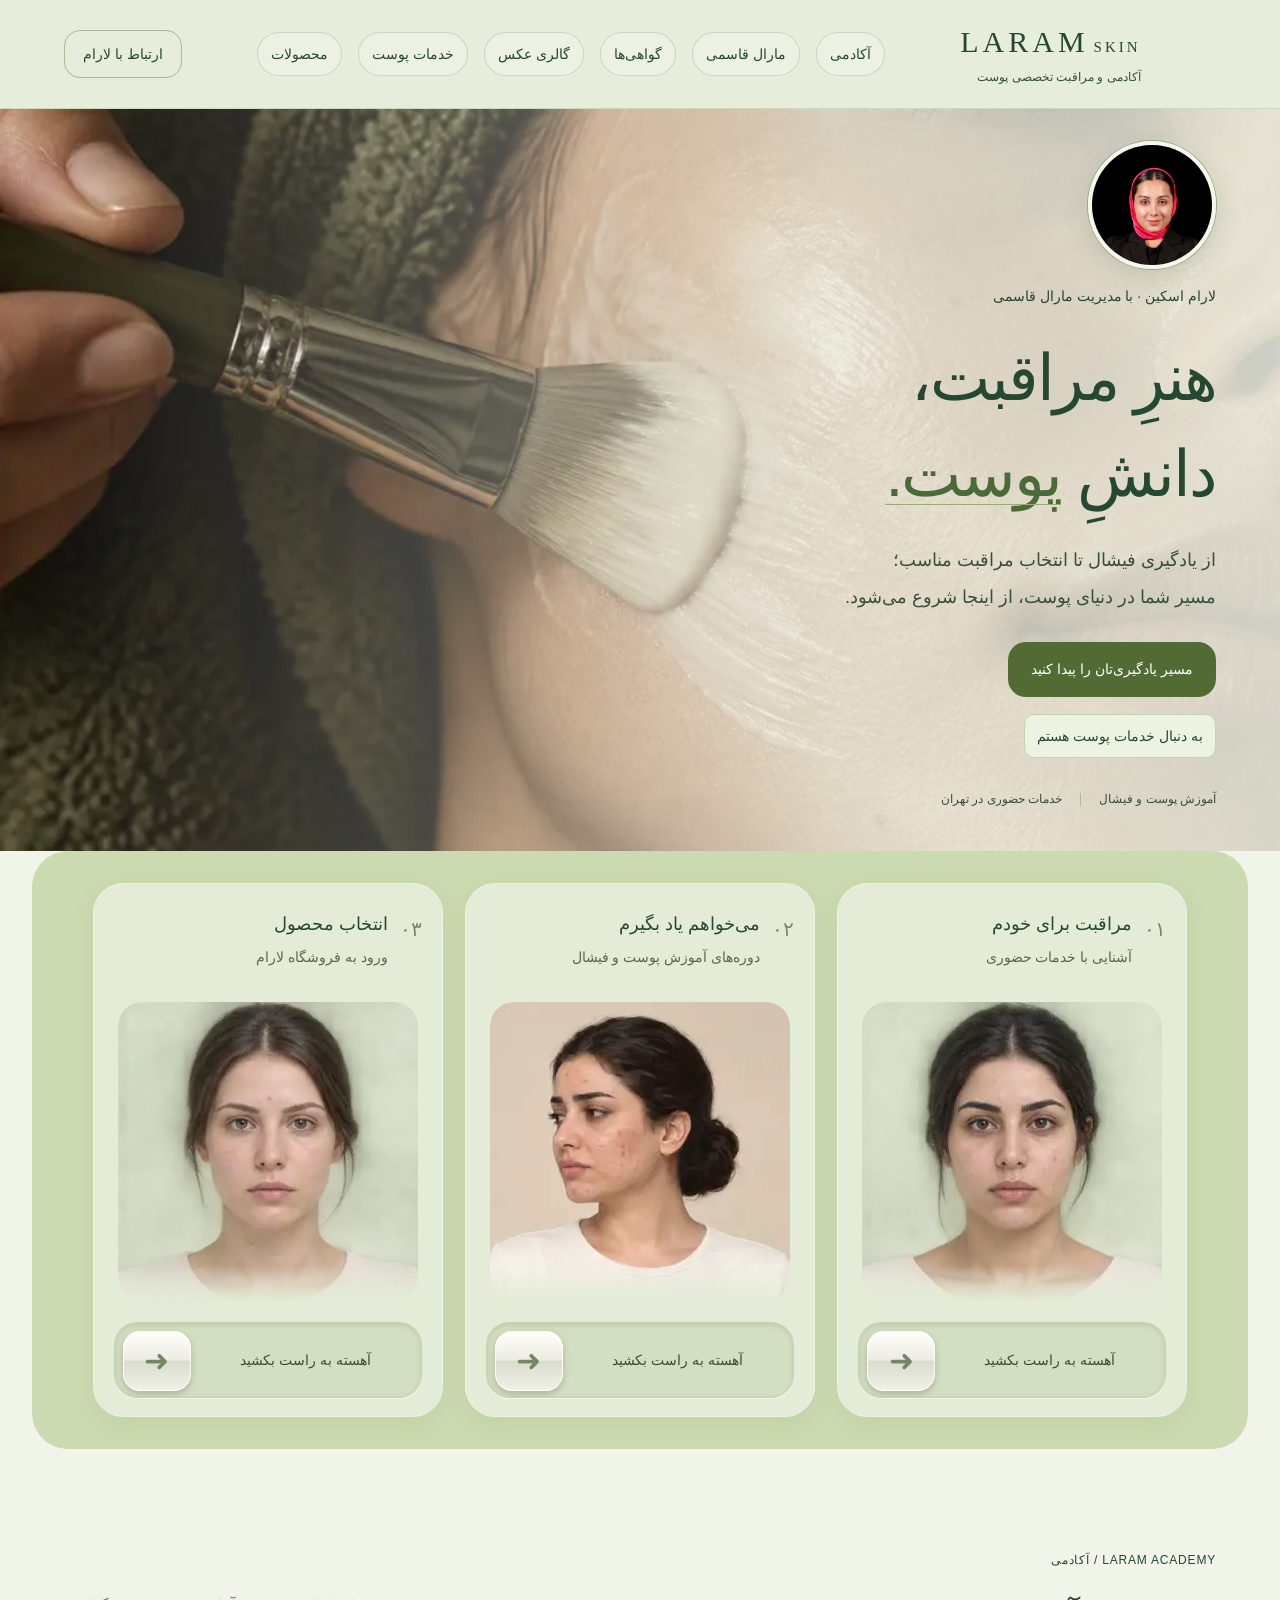
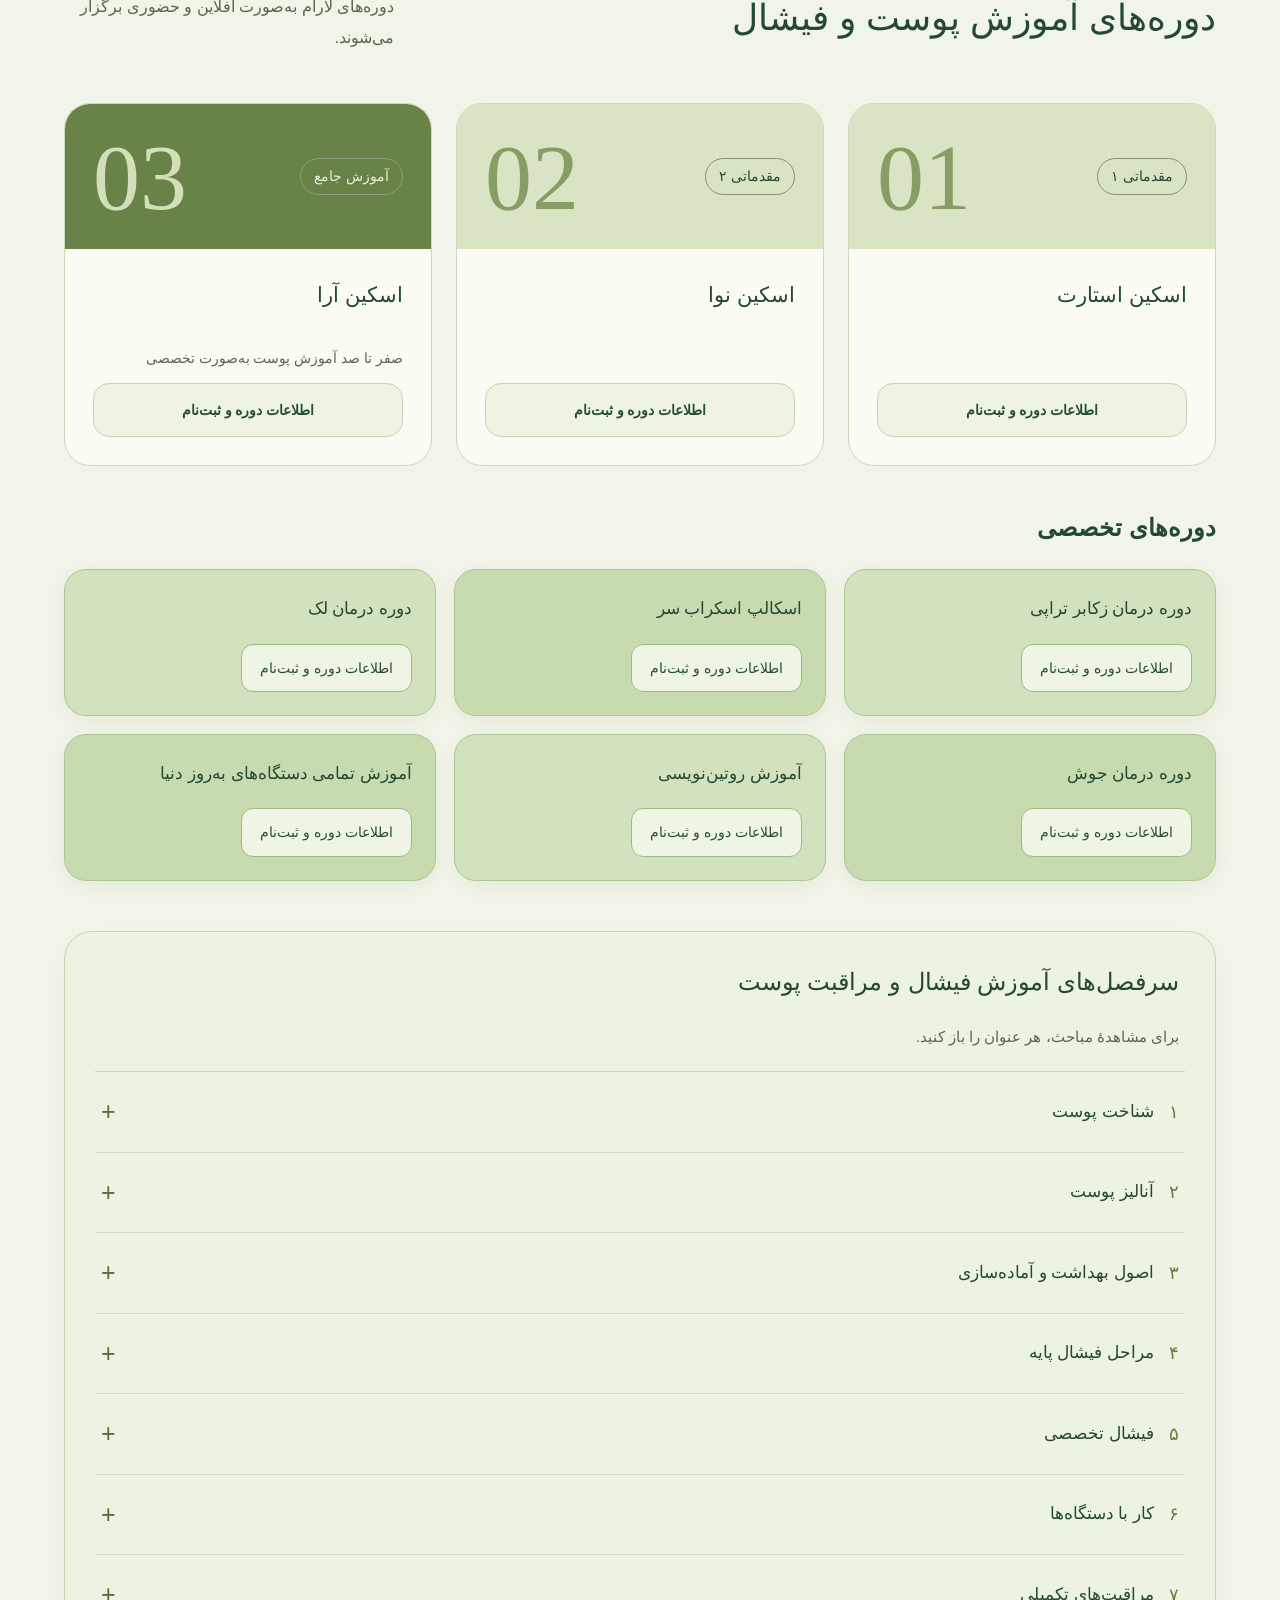
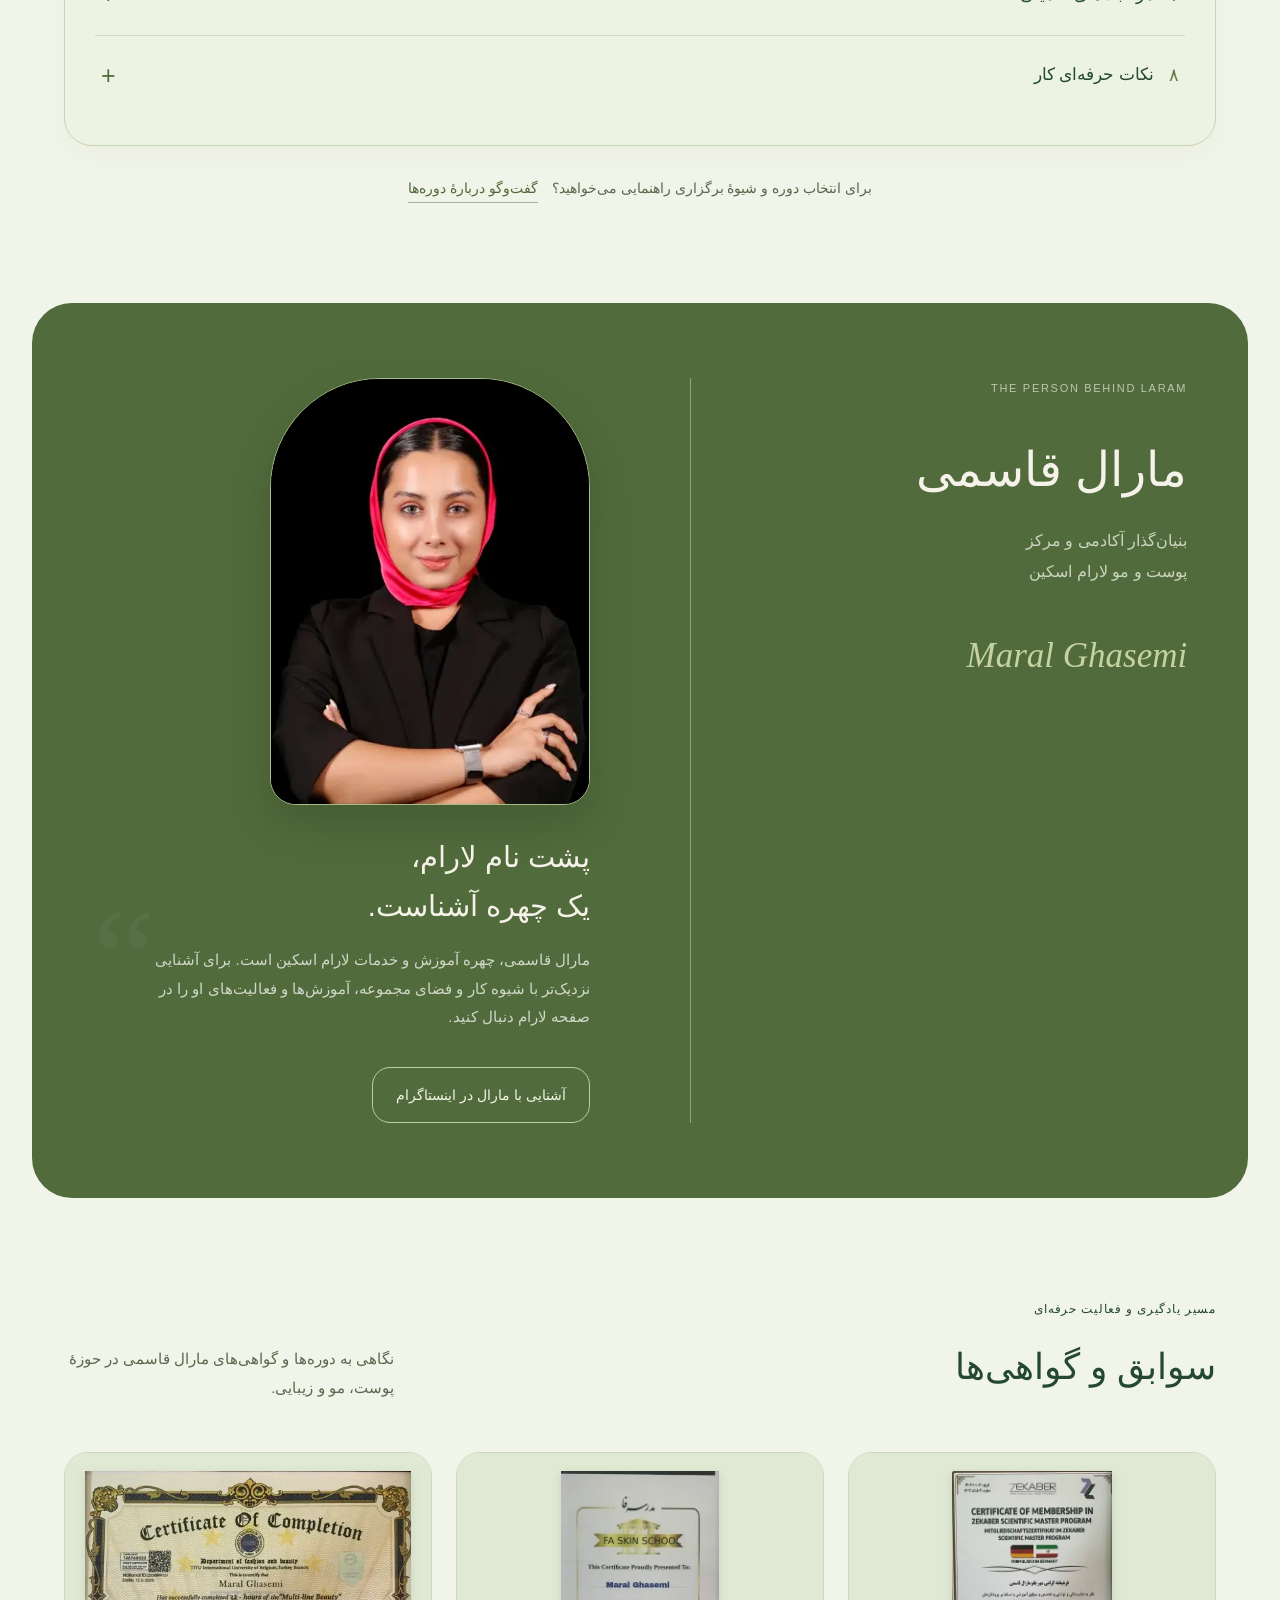
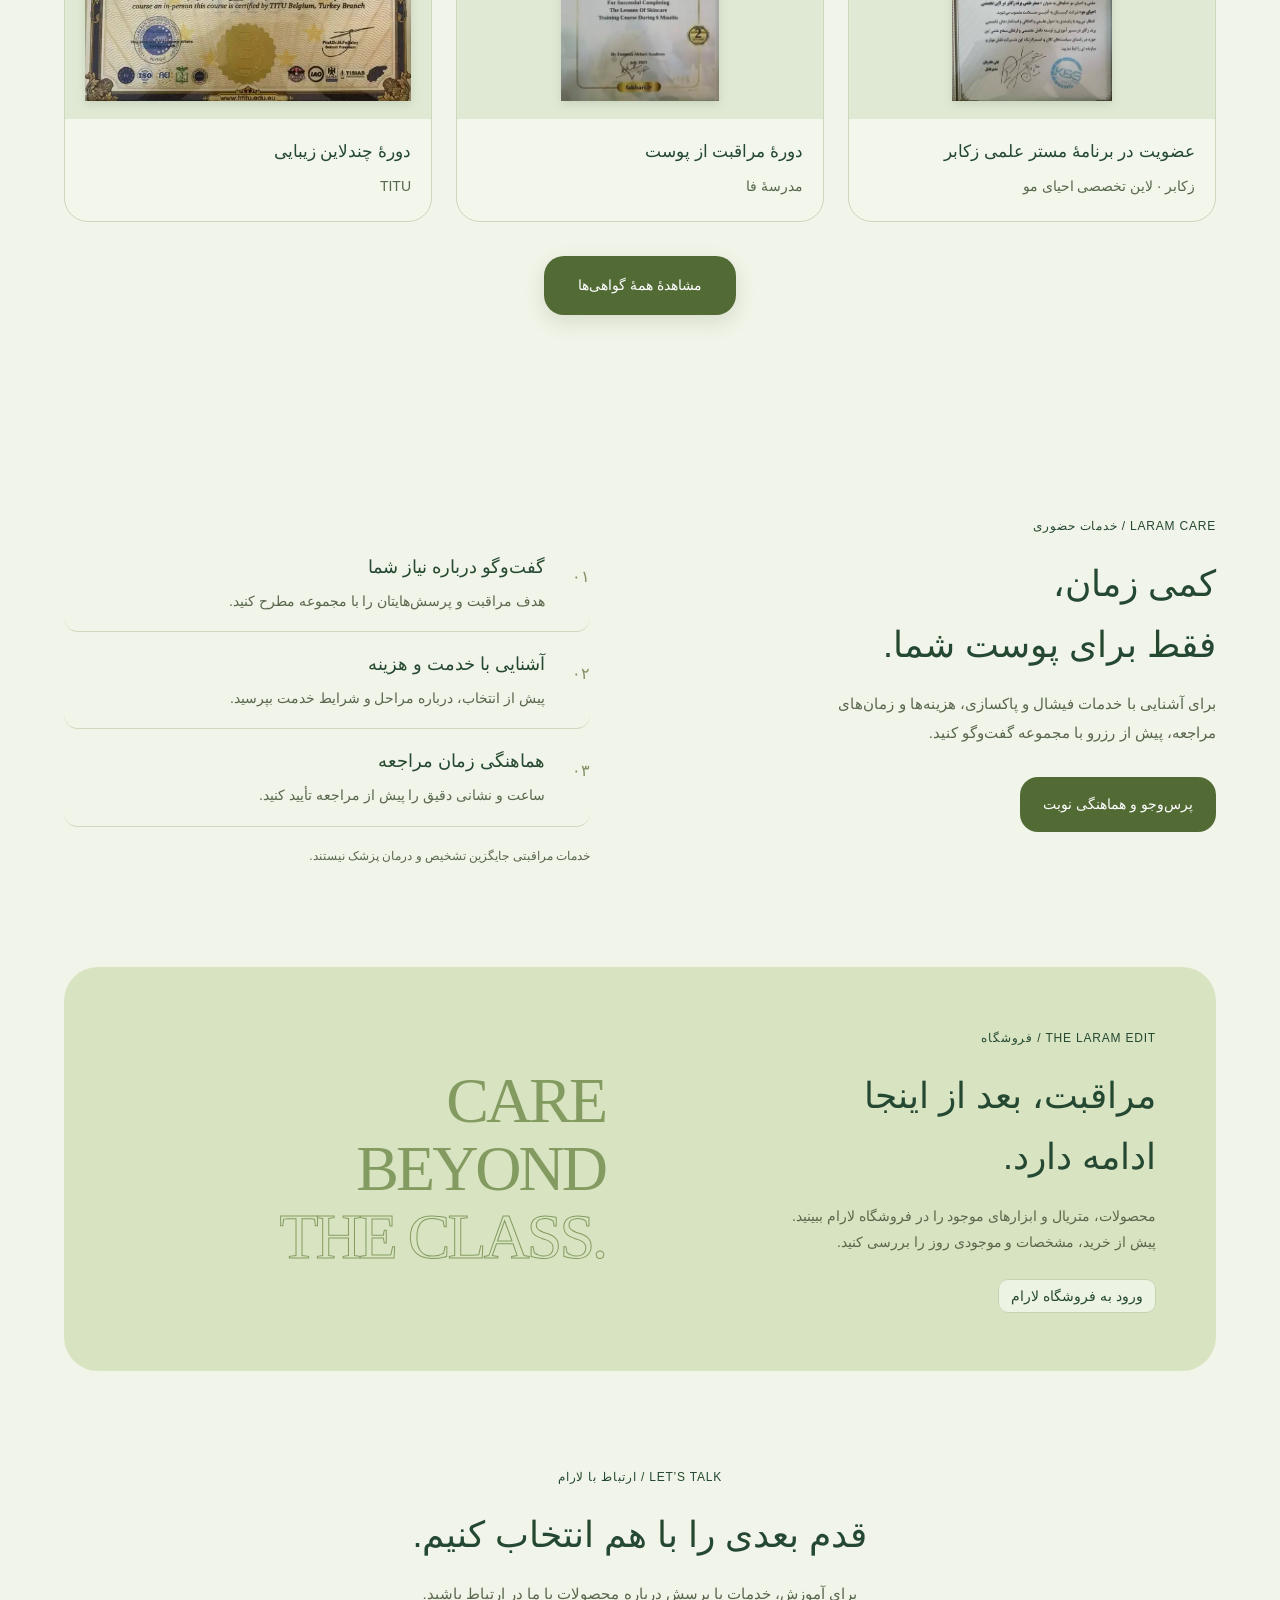
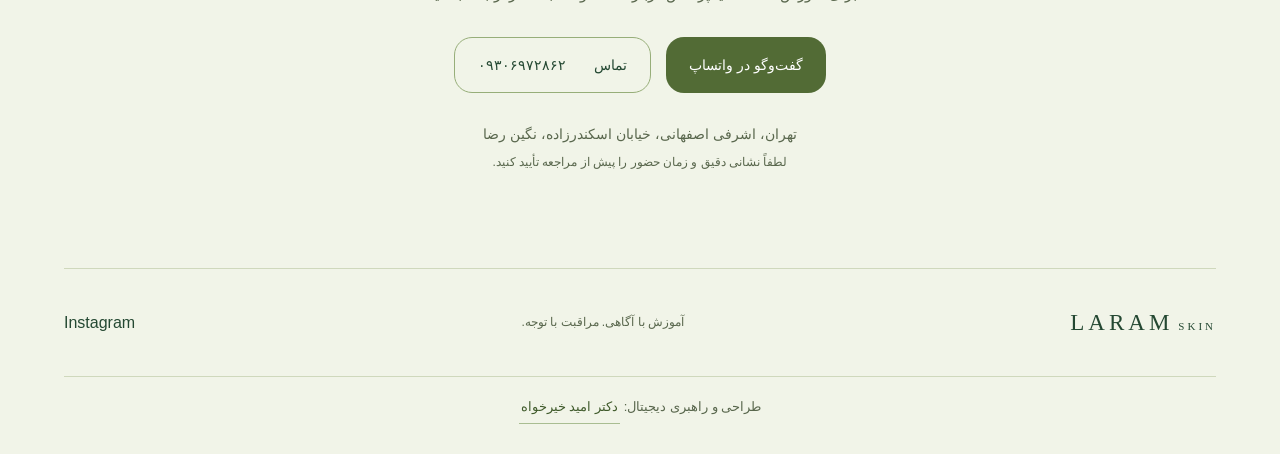
<file: index.html>
<!doctype html>
<html lang="fa" dir="rtl">
<head>
  <meta charset="utf-8">
  <meta name="viewport" content="width=device-width, initial-scale=1">
  <title>آموزش فیشال و خدمات پوست در تهران | لارام اسکین</title>
  <meta name="description" content="لارام اسکین با مدیریت مارال قاسمی؛ دوره‌های آموزش تخصصی فیشال و خدمات مراقبت، پاکسازی و رسیدگی به پوست در تهران. مشاهده نمونه‌کارها و هماهنگی نوبت.">
  <meta name="robots" content="index, follow, max-image-preview:large, max-snippet:-1, max-video-preview:-1">
  <link rel="canonical" href="https://laramskin.com/">
  <link rel="icon" href="/favicon.svg" type="image/svg+xml">
  <meta name="theme-color" content="#283e32">
  <meta property="og:type" content="website">
  <meta property="og:locale" content="fa_IR">
  <meta property="og:site_name" content="لارام اسکین">
  <meta property="og:title" content="آموزش فیشال و خدمات پوست در تهران | لارام اسکین">
  <meta property="og:description" content="آموزش تخصصی فیشال و خدمات مراقبت و پاکسازی پوست در تهران با مدیریت مارال قاسمی.">
  <meta property="og:url" content="https://laramskin.com/">
  <meta property="og:image" content="https://laramskin.com/assets/laram-skin-social-cover-v2.jpg">
  <meta property="og:image:secure_url" content="https://laramskin.com/assets/laram-skin-social-cover-v2.jpg">
  <meta property="og:image:type" content="image/jpeg">
  <meta property="og:image:width" content="1200">
  <meta property="og:image:height" content="630">
  <meta property="og:image:alt" content="لارام اسکین با مدیریت مارال قاسمی">
  <meta name="twitter:card" content="summary_large_image">
  <meta name="twitter:title" content="آموزش فیشال و خدمات پوست در تهران | لارام اسکین">
  <meta name="twitter:description" content="آموزش تخصصی فیشال و خدمات مراقبت و پاکسازی پوست در تهران با مدیریت مارال قاسمی.">
  <meta name="twitter:image" content="https://laramskin.com/assets/laram-skin-social-cover-v2.jpg">
  <script type="application/ld+json">
  {
    "@context": "https://schema.org",
    "@graph": [
      {
        "@type": ["HealthAndBeautyBusiness", "EducationalOrganization"],
        "@id": "https://laramskin.com/#business",
        "name": "لارام اسکین",
        "alternateName": "Laram Skin",
        "url": "https://laramskin.com/",
        "image": "https://laramskin.com/assets/laram-skin-social-cover-v2.jpg",
        "logo": "https://laramskin.com/favicon.svg",
        "telephone": "+98-930-697-2862",
        "sameAs": ["https://www.instagram.com/laramskin.ir/"],
        "founder": {"@id": "https://laramskin.com/#maral-ghasemi"},
        "address": {
          "@type": "PostalAddress",
          "streetAddress": "اشرفی اصفهانی، خیابان اسکندرزاده، نگین رضا",
          "addressLocality": "تهران",
          "addressRegion": "تهران",
          "addressCountry": "IR"
        },
        "areaServed": {"@type": "City", "name": "تهران"}
      },
      {
        "@type": "Person",
        "@id": "https://laramskin.com/#maral-ghasemi",
        "name": "مارال قاسمی",
        "image": "https://laramskin.com/assets/maral-avatar.webp",
        "jobTitle": "بنیان‌گذار و مدرس لارام اسکین",
        "worksFor": {"@id": "https://laramskin.com/#business"}
      },
      {
        "@type": "WebSite",
        "@id": "https://laramskin.com/#website",
        "url": "https://laramskin.com/",
        "name": "لارام اسکین",
        "alternateName": "Laram Skin",
        "inLanguage": "fa-IR",
        "publisher": {"@id": "https://laramskin.com/#business"}
      },
      {
        "@type": "WebPage",
        "@id": "https://laramskin.com/#webpage",
        "url": "https://laramskin.com/",
        "name": "آموزش فیشال و خدمات پوست در تهران | لارام اسکین",
        "isPartOf": {"@id": "https://laramskin.com/#website"},
        "about": {"@id": "https://laramskin.com/#business"},
        "primaryImageOfPage": {"@type": "ImageObject", "url": "https://laramskin.com/assets/laram-skin-social-cover-v2.jpg"},
        "inLanguage": "fa-IR"
      }
    ]
  }
  </script>
  <link rel="stylesheet" href="site-bundle.css?v=20260921b">
</head>
<body><div id="laram-circle-preview" dir="rtl">


<a class="skip" href="#main">رفتن به محتوای اصلی</a>
<header><div class="nav wrap"><span class="nav-maral" aria-hidden="true"><img src="assets/maral-avatar.webp" alt="" width="40" height="40"><span>مارال قاسمی</span></span><a href="#" class="brand" aria-label="لارام اسکین، خانه"><span class="wordmark" dir="ltr">LARAM<span>SKIN</span></span><small>آکادمی و مراقبت تخصصی پوست</small></a><nav aria-label="منوی اصلی"><a href="#academy">آکادمی</a><a href="#maral">مارال قاسمی</a><a href="credentials.html">گواهی‌ها</a><a href="gallery.html">گالری عکس</a><a href="#care">خدمات پوست</a><a href="shop.html">محصولات</a></nav><a class="nav-cta" href="#contact">ارتباط با لارام</a><button class="menu-btn" aria-expanded="false" aria-controls="mobile-nav" aria-label="باز کردن منو">☰</button></div><nav id="mobile-nav" class="mobile-nav" hidden><a href="#academy">آکادمی</a><a href="#maral">مارال قاسمی</a><a href="credentials.html">گواهی‌ها</a><a href="gallery.html">گالری عکس</a><a href="#care">خدمات پوست</a><a href="shop.html">محصولات</a><a href="#contact">ارتباط با لارام</a></nav></header>
<main id="main">
<section class="hero hero-background"><div class="hero-copy"><div class="eyebrow maral-intro"><img class="maral-avatar" src="assets/maral-avatar.webp" alt="مارال قاسمی" width="56" height="56"><span class="maral-intro-text">لارام اسکین · با مدیریت مارال قاسمی</span></div><h1>هنرِ مراقبت،<br>دانشِ <em>پوست.</em></h1><p>از یادگیری فیشال تا انتخاب مراقبت مناسب؛<br>مسیر شما در دنیای پوست، از اینجا شروع می‌شود.</p><div class="actions"><a class="button primary" href="#academy">مسیر یادگیری‌تان را پیدا کنید</a><a class="text-link" href="#care">به دنبال خدمات پوست هستم</a></div><div class="hero-foot"><span>آموزش پوست و فیشال</span><i></i><span>خدمات حضوری در تهران</span></div></div></section>
<section class="path-band"><div class="wrap paths">
<div class="slide-card" data-destination="#care"><div class="slide-heading"><span class="number">۰۱</span><div><h2>مراقبت برای خودم</h2><p>آشنایی با خدمات حضوری</p></div></div><div class="portrait-stage" aria-hidden="true"><div class="skin-portrait portrait-happy"></div><div class="skin-portrait portrait-sad"></div></div><div class="skin-slide" dir="ltr"><div class="slide-instruction" dir="rtl">آهسته به راست بکشید</div><button class="slide-handle" type="button" role="slider" aria-label="ورود به مراقبت برای خودم؛ به راست بکشید" aria-valuemin="0" aria-valuemax="100" aria-valuenow="0" aria-valuetext="برای ورود به راست بکشید" aria-orientation="horizontal"><span aria-hidden="true" style="font-size:30px;line-height:1">➜</span></button></div></div>
<div class="slide-card" data-destination="#academy"><div class="slide-heading"><span class="number">۰۲</span><div><h2>می‌خواهم یاد بگیرم</h2><p>دوره‌های آموزش پوست و فیشال</p></div></div><div class="portrait-stage" aria-hidden="true"><div class="skin-portrait portrait-happy"></div><div class="skin-portrait portrait-sad"></div></div><div class="skin-slide" dir="ltr"><div class="slide-instruction" dir="rtl">آهسته به راست بکشید</div><button class="slide-handle" type="button" role="slider" aria-label="ورود به دوره‌های آموزشی؛ به راست بکشید" aria-valuemin="0" aria-valuemax="100" aria-valuenow="0" aria-valuetext="برای ورود به راست بکشید" aria-orientation="horizontal"><span aria-hidden="true" style="font-size:30px;line-height:1">➜</span></button></div></div>
<div class="slide-card" data-destination="shop.html"><div class="slide-heading"><span class="number">۰۳</span><div><h2>انتخاب محصول</h2><p>ورود به فروشگاه لارام</p></div></div><div class="portrait-stage" aria-hidden="true"><div class="skin-portrait portrait-happy"></div><div class="skin-portrait portrait-sad"></div></div><div class="skin-slide" dir="ltr"><div class="slide-instruction" dir="rtl">آهسته به راست بکشید</div><button class="slide-handle" type="button" role="slider" aria-label="ورود به فروشگاه لارام؛ به راست بکشید" aria-valuemin="0" aria-valuemax="100" aria-valuenow="0" aria-valuetext="برای ورود به راست بکشید" aria-orientation="horizontal"><span aria-hidden="true" style="font-size:30px;line-height:1">➜</span></button></div></div>
</div></section>
<section id="academy" class="section wrap"><div class="section-head"><div><div class="eyebrow">LARAM ACADEMY / آکادمی</div><h2>دوره‌های آموزش پوست و فیشال</h2></div><p>دوره‌های لارام به‌صورت آفلاین و حضوری برگزار می‌شوند.</p></div><div class="courses"><article class="course"><div class="course-top"><span>مقدماتی ۱</span><b>01</b></div><div class="course-body"><h3>اسکین استارت</h3><a class="course-link" href="https://wa.me/989306972862?text=%D8%B3%D9%84%D8%A7%D9%85%D8%8C%20%D8%A8%D8%B1%D8%A7%DB%8C%20%D8%AB%D8%A8%D8%AA%E2%80%8C%D9%86%D8%A7%D9%85%D8%8C%20%D8%B4%D9%87%D8%B1%DB%8C%D9%87%20%D9%88%20%D8%B4%DB%8C%D9%88%D9%87%D9%94%20%D8%A8%D8%B1%DA%AF%D8%B2%D8%A7%D8%B1%DB%8C%20%D8%A7%D8%B3%DA%A9%DB%8C%D9%86%20%D8%A7%D8%B3%D8%AA%D8%A7%D8%B1%D8%AA%20%28%D8%A2%D9%81%D9%84%D8%A7%DB%8C%D9%86%20%DB%8C%D8%A7%20%D8%AD%D8%B6%D9%88%D8%B1%DB%8C%29%20%D8%B1%D8%A7%D9%87%D9%86%D9%85%D8%A7%DB%8C%DB%8C%20%D9%85%DB%8C%E2%80%8C%D8%AE%D9%88%D8%A7%D9%87%D9%85." target="_blank" rel="noopener">اطلاعات دوره و ثبت‌نام</a></div></article><article class="course"><div class="course-top"><span>مقدماتی ۲</span><b>02</b></div><div class="course-body"><h3>اسکین نوا</h3><a class="course-link" href="https://wa.me/989306972862?text=%D8%B3%D9%84%D8%A7%D9%85%D8%8C%20%D8%A8%D8%B1%D8%A7%DB%8C%20%D8%AB%D8%A8%D8%AA%E2%80%8C%D9%86%D8%A7%D9%85%D8%8C%20%D8%B4%D9%87%D8%B1%DB%8C%D9%87%20%D9%88%20%D8%B4%DB%8C%D9%88%D9%87%D9%94%20%D8%A8%D8%B1%DA%AF%D8%B2%D8%A7%D8%B1%DB%8C%20%D8%A7%D8%B3%DA%A9%DB%8C%D9%86%20%D9%86%D9%88%D8%A7%20%28%D8%A2%D9%81%D9%84%D8%A7%DB%8C%D9%86%20%DB%8C%D8%A7%20%D8%AD%D8%B6%D9%88%D8%B1%DB%8C%29%20%D8%B1%D8%A7%D9%87%D9%86%D9%85%D8%A7%DB%8C%DB%8C%20%D9%85%DB%8C%E2%80%8C%D8%AE%D9%88%D8%A7%D9%87%D9%85." target="_blank" rel="noopener">اطلاعات دوره و ثبت‌نام</a></div></article><article class="course featured"><div class="course-top"><span>آموزش جامع</span><b>03</b></div><div class="course-body"><h3>اسکین آرا</h3><p>صفر تا صد آموزش پوست به‌صورت تخصصی</p><a class="course-link" href="https://wa.me/989306972862?text=%D8%B3%D9%84%D8%A7%D9%85%D8%8C%20%D8%A8%D8%B1%D8%A7%DB%8C%20%D8%AB%D8%A8%D8%AA%E2%80%8C%D9%86%D8%A7%D9%85%D8%8C%20%D8%B4%D9%87%D8%B1%DB%8C%D9%87%20%D9%88%20%D8%B4%DB%8C%D9%88%D9%87%D9%94%20%D8%A8%D8%B1%DA%AF%D8%B2%D8%A7%D8%B1%DB%8C%20%D8%A7%D8%B3%DA%A9%DB%8C%D9%86%20%D8%A2%D8%B1%D8%A7%20%28%D8%A2%D9%81%D9%84%D8%A7%DB%8C%D9%86%20%DB%8C%D8%A7%20%D8%AD%D8%B6%D9%88%D8%B1%DB%8C%29%20%D8%B1%D8%A7%D9%87%D9%86%D9%85%D8%A7%DB%8C%DB%8C%20%D9%85%DB%8C%E2%80%8C%D8%AE%D9%88%D8%A7%D9%87%D9%85." target="_blank" rel="noopener">اطلاعات دوره و ثبت‌نام</a></div></article></div><div class="specialist-courses"><h3>دوره‌های تخصصی</h3><div class="specialist-grid"><article class="specialist-course"><h4>دوره درمان زکابر تراپی</h4><a href="https://wa.me/989306972862?text=%D8%B3%D9%84%D8%A7%D9%85%D8%8C%20%D8%A8%D8%B1%D8%A7%DB%8C%20%D8%AB%D8%A8%D8%AA%E2%80%8C%D9%86%D8%A7%D9%85%D8%8C%20%D8%B4%D9%87%D8%B1%DB%8C%D9%87%20%D9%88%20%D8%B4%DB%8C%D9%88%D9%87%D9%94%20%D8%A8%D8%B1%DA%AF%D8%B2%D8%A7%D8%B1%DB%8C%20%D8%AF%D9%88%D8%B1%D9%87%20%D8%AF%D8%B1%D9%85%D8%A7%D9%86%20%D8%B2%DA%A9%D8%A7%D8%A8%D8%B1%20%D8%AA%D8%B1%D8%A7%D9%BE%DB%8C%20%28%D8%A2%D9%81%D9%84%D8%A7%DB%8C%D9%86%20%DB%8C%D8%A7%20%D8%AD%D8%B6%D9%88%D8%B1%DB%8C%29%20%D8%B1%D8%A7%D9%87%D9%86%D9%85%D8%A7%DB%8C%DB%8C%20%D9%85%DB%8C%E2%80%8C%D8%AE%D9%88%D8%A7%D9%87%D9%85." target="_blank" rel="noopener">اطلاعات دوره و ثبت‌نام</a></article><article class="specialist-course"><h4>اسکالپ اسکراب سر</h4><a href="https://wa.me/989306972862?text=%D8%B3%D9%84%D8%A7%D9%85%D8%8C%20%D8%A8%D8%B1%D8%A7%DB%8C%20%D8%AB%D8%A8%D8%AA%E2%80%8C%D9%86%D8%A7%D9%85%D8%8C%20%D8%B4%D9%87%D8%B1%DB%8C%D9%87%20%D9%88%20%D8%B4%DB%8C%D9%88%D9%87%D9%94%20%D8%A8%D8%B1%DA%AF%D8%B2%D8%A7%D8%B1%DB%8C%20%D8%A7%D8%B3%DA%A9%D8%A7%D9%84%D9%BE%20%D8%A7%D8%B3%DA%A9%D8%B1%D8%A7%D8%A8%20%D8%B3%D8%B1%20%28%D8%A2%D9%81%D9%84%D8%A7%DB%8C%D9%86%20%DB%8C%D8%A7%20%D8%AD%D8%B6%D9%88%D8%B1%DB%8C%29%20%D8%B1%D8%A7%D9%87%D9%86%D9%85%D8%A7%DB%8C%DB%8C%20%D9%85%DB%8C%E2%80%8C%D8%AE%D9%88%D8%A7%D9%87%D9%85." target="_blank" rel="noopener">اطلاعات دوره و ثبت‌نام</a></article><article class="specialist-course"><h4>دوره درمان لک</h4><a href="https://wa.me/989306972862?text=%D8%B3%D9%84%D8%A7%D9%85%D8%8C%20%D8%A8%D8%B1%D8%A7%DB%8C%20%D8%AB%D8%A8%D8%AA%E2%80%8C%D9%86%D8%A7%D9%85%D8%8C%20%D8%B4%D9%87%D8%B1%DB%8C%D9%87%20%D9%88%20%D8%B4%DB%8C%D9%88%D9%87%D9%94%20%D8%A8%D8%B1%DA%AF%D8%B2%D8%A7%D8%B1%DB%8C%20%D8%AF%D9%88%D8%B1%D9%87%20%D8%AF%D8%B1%D9%85%D8%A7%D9%86%20%D9%84%DA%A9%20%28%D8%A2%D9%81%D9%84%D8%A7%DB%8C%D9%86%20%DB%8C%D8%A7%20%D8%AD%D8%B6%D9%88%D8%B1%DB%8C%29%20%D8%B1%D8%A7%D9%87%D9%86%D9%85%D8%A7%DB%8C%DB%8C%20%D9%85%DB%8C%E2%80%8C%D8%AE%D9%88%D8%A7%D9%87%D9%85." target="_blank" rel="noopener">اطلاعات دوره و ثبت‌نام</a></article><article class="specialist-course"><h4>دوره درمان جوش</h4><a href="https://wa.me/989306972862?text=%D8%B3%D9%84%D8%A7%D9%85%D8%8C%20%D8%A8%D8%B1%D8%A7%DB%8C%20%D8%AB%D8%A8%D8%AA%E2%80%8C%D9%86%D8%A7%D9%85%D8%8C%20%D8%B4%D9%87%D8%B1%DB%8C%D9%87%20%D9%88%20%D8%B4%DB%8C%D9%88%D9%87%D9%94%20%D8%A8%D8%B1%DA%AF%D8%B2%D8%A7%D8%B1%DB%8C%20%D8%AF%D9%88%D8%B1%D9%87%20%D8%AF%D8%B1%D9%85%D8%A7%D9%86%20%D8%AC%D9%88%D8%B4%20%28%D8%A2%D9%81%D9%84%D8%A7%DB%8C%D9%86%20%DB%8C%D8%A7%20%D8%AD%D8%B6%D9%88%D8%B1%DB%8C%29%20%D8%B1%D8%A7%D9%87%D9%86%D9%85%D8%A7%DB%8C%DB%8C%20%D9%85%DB%8C%E2%80%8C%D8%AE%D9%88%D8%A7%D9%87%D9%85." target="_blank" rel="noopener">اطلاعات دوره و ثبت‌نام</a></article><article class="specialist-course"><h4>آموزش روتین‌نویسی</h4><a href="https://wa.me/989306972862?text=%D8%B3%D9%84%D8%A7%D9%85%D8%8C%20%D8%A8%D8%B1%D8%A7%DB%8C%20%D8%AB%D8%A8%D8%AA%E2%80%8C%D9%86%D8%A7%D9%85%D8%8C%20%D8%B4%D9%87%D8%B1%DB%8C%D9%87%20%D9%88%20%D8%B4%DB%8C%D9%88%D9%87%D9%94%20%D8%A8%D8%B1%DA%AF%D8%B2%D8%A7%D8%B1%DB%8C%20%D8%A2%D9%85%D9%88%D8%B2%D8%B4%20%D8%B1%D9%88%D8%AA%DB%8C%D9%86%E2%80%8C%D9%86%D9%88%DB%8C%D8%B3%DB%8C%20%28%D8%A2%D9%81%D9%84%D8%A7%DB%8C%D9%86%20%DB%8C%D8%A7%20%D8%AD%D8%B6%D9%88%D8%B1%DB%8C%29%20%D8%B1%D8%A7%D9%87%D9%86%D9%85%D8%A7%DB%8C%DB%8C%20%D9%85%DB%8C%E2%80%8C%D8%AE%D9%88%D8%A7%D9%87%D9%85." target="_blank" rel="noopener">اطلاعات دوره و ثبت‌نام</a></article><article class="specialist-course"><h4>آموزش تمامی دستگاه‌های به‌روز دنیا</h4><a href="https://wa.me/989306972862?text=%D8%B3%D9%84%D8%A7%D9%85%D8%8C%20%D8%A8%D8%B1%D8%A7%DB%8C%20%D8%AB%D8%A8%D8%AA%E2%80%8C%D9%86%D8%A7%D9%85%D8%8C%20%D8%B4%D9%87%D8%B1%DB%8C%D9%87%20%D9%88%20%D8%B4%DB%8C%D9%88%D9%87%D9%94%20%D8%A8%D8%B1%DA%AF%D8%B2%D8%A7%D8%B1%DB%8C%20%D8%A2%D9%85%D9%88%D8%B2%D8%B4%20%D8%AA%D9%85%D8%A7%D9%85%DB%8C%20%D8%AF%D8%B3%D8%AA%DA%AF%D8%A7%D9%87%E2%80%8C%D9%87%D8%A7%DB%8C%20%D8%A8%D9%87%E2%80%8C%D8%B1%D9%88%D8%B2%20%D8%AF%D9%86%DB%8C%D8%A7%20%28%D8%A2%D9%81%D9%84%D8%A7%DB%8C%D9%86%20%DB%8C%D8%A7%20%D8%AD%D8%B6%D9%88%D8%B1%DB%8C%29%20%D8%B1%D8%A7%D9%87%D9%86%D9%85%D8%A7%DB%8C%DB%8C%20%D9%85%DB%8C%E2%80%8C%D8%AE%D9%88%D8%A7%D9%87%D9%85." target="_blank" rel="noopener">اطلاعات دوره و ثبت‌نام</a></article></div></div><div id="syllabus" class="syllabus"><div class="syllabus-heading"><h3>سرفصل‌های آموزش فیشال و مراقبت پوست</h3><p>برای مشاهدهٔ مباحث، هر عنوان را باز کنید.</p></div><details class="syllabus-item"><summary><span class="syllabus-number">۱</span><span>شناخت پوست</span></summary><div class="syllabus-content"><ul><li>انواع پوست: خشک، چرب، مختلط، نرمال</li><li>شناخت مشکلات و نیازهای پوست</li><li>تشخیص نوع و وضعیت پوست</li><li>آشنایی با موانع پوستی و حساسیت‌ها</li><li>موارد منع انجام فیشال</li></ul></div></details><details class="syllabus-item"><summary><span class="syllabus-number">۲</span><span>آنالیز پوست</span></summary><div class="syllabus-content"><ul><li>نحوه صحیح مشاوره با مشتری</li><li>بررسی نوع و شرایط پوست</li><li>شناخت جوش، لک، دهیدراتگی، کدری و منافذ</li><li>انتخاب پروتکل مناسب برای هر پوست</li><li>طراحی روتین مراقبتی متناسب با پوست</li></ul></div></details><details class="syllabus-item"><summary><span class="syllabus-number">۳</span><span>اصول بهداشت و آماده‌سازی</span></summary><div class="syllabus-content"><ul><li>ضدعفونی و استریل ابزار و محیط</li><li>اصول بهداشت فردی و کار با مشتری</li><li>آماده‌سازی تخت و وسایل فیشال</li><li>نحوه صحیح استفاده و نگهداری از ابزار</li></ul></div></details><details class="syllabus-item"><summary><span class="syllabus-number">۴</span><span>مراحل فیشال پایه</span></summary><div class="syllabus-content"><ul><li>پاکسازی اولیه</li><li>شوینده و پاکسازی عمقی</li><li>لایه‌برداری</li><li>بخور و آماده‌سازی پوست</li><li>تخلیه اصولی کومدون‌ها در صورت مناسب بودن پوست</li><li>ماساژ صورت و گردن</li><li>ماسک</li><li>تونر، سرم و آبرسان</li><li>کرم و ضدآفتاب</li><li>مراقبت‌های بعد از فیشال</li></ul></div></details><details class="syllabus-item"><summary><span class="syllabus-number">۵</span><span>فیشال تخصصی</span></summary><div class="syllabus-content"><ul><li>فیشال پوست خشک و دهیدراته</li><li>فیشال پوست چرب و مستعد جوش</li><li>فیشال پوست مختلط</li><li>فیشال پوست کدر و خسته</li><li>فیشال پوست حساس</li><li>فیشال ضدلک و روشن‌کننده</li><li>فیشال آبرسان و ترمیم‌کننده</li><li>فیشال ضدپیری</li></ul></div></details><details class="syllabus-item"><summary><span class="syllabus-number">۶</span><span>کار با دستگاه‌ها</span></summary><div class="syllabus-content"><p class="device-note">آموزش کار با دستگاه‌ها متناسب با دستگاه‌های مورد استفاده در دوره انجام می‌شود.</p><ul><li>هیدروفیشال</li><li>اولتراسونیک</li><li>های‌فرکانس</li><li>اتوی صورت</li><li>میکرودرم</li><li>LED</li><li>اکسیژن‌رسانی</li></ul></div></details><details class="syllabus-item"><summary><span class="syllabus-number">۷</span><span>مراقبت‌های تکمیلی</span></summary><div class="syllabus-content"><ul><li>آموزش ماساژ صورت</li><li>ماسک‌گذاری صحیح</li><li>انتخاب محصولات مناسب هر پوست</li><li>ترکیب صحیح محصولات و مواد فعال</li><li>مراقبت قبل و بعد از فیشال</li><li>توصیه روتین خانگی به مشتری</li></ul></div></details><details class="syllabus-item"><summary><span class="syllabus-number">۸</span><span>نکات حرفه‌ای کار</span></summary><div class="syllabus-content"><ul><li>نحوه برخورد و مشاوره با مشتری</li><li>تشکیل پرونده پوستی</li><li>عکاسی قبل و بعد</li><li>قیمت‌گذاری خدمات</li><li>طراحی پکیج‌های فیشال</li><li>افزایش رضایت و وفاداری مشتری</li></ul></div></details></div><div class="academy-note"><span>برای انتخاب دوره و شیوهٔ برگزاری راهنمایی می‌خواهید؟</span><a href="https://wa.me/989306972862?text=%D8%B3%D9%84%D8%A7%D9%85%D8%8C%20%D8%A8%D8%B1%D8%A7%DB%8C%20%D8%AB%D8%A8%D8%AA%E2%80%8C%D9%86%D8%A7%D9%85%D8%8C%20%D8%B4%D9%87%D8%B1%DB%8C%D9%87%20%D9%88%20%D8%B4%DB%8C%D9%88%D9%87%D9%94%20%D8%A8%D8%B1%DA%AF%D8%B2%D8%A7%D8%B1%DB%8C%20%D8%AF%D9%88%D8%B1%D9%87%E2%80%8C%D9%87%D8%A7%DB%8C%20%D9%84%D8%A7%D8%B1%D8%A7%D9%85%20%28%D8%A2%D9%81%D9%84%D8%A7%DB%8C%D9%86%20%DB%8C%D8%A7%20%D8%AD%D8%B6%D9%88%D8%B1%DB%8C%29%20%D8%B1%D8%A7%D9%87%D9%86%D9%85%D8%A7%DB%8C%DB%8C%20%D9%85%DB%8C%E2%80%8C%D8%AE%D9%88%D8%A7%D9%87%D9%85." target="_blank" rel="noopener">گفت‌وگو دربارهٔ دوره‌ها</a></div></section>
<section id="maral" class="founder"><div class="wrap founder-grid"><div class="founder-title"><div class="eyebrow">THE PERSON BEHIND LARAM</div><h2>مارال قاسمی</h2><p>بنیان‌گذار آکادمی و مرکز<br>پوست و مو لارام اسکین</p><span class="signature" dir="ltr">Maral Ghasemi</span></div><div class="founder-copy"><figure class="maral-portrait"><img src="assets/maral-avatar.webp" alt="مارال قاسمی، بنیان‌گذار لارام اسکین" width="720" height="960" loading="lazy"></figure><span class="large-quote">“</span><h3>پشت نام لارام،<br>یک چهره آشناست.</h3><p>مارال قاسمی، چهره آموزش و خدمات لارام اسکین است. برای آشنایی نزدیک‌تر با شیوه کار و فضای مجموعه، آموزش‌ها و فعالیت‌های او را در صفحه لارام دنبال کنید.</p><a class="button light" href="https://www.instagram.com/laramskin.ir/" target="_blank" rel="noopener">آشنایی با مارال در اینستاگرام</a></div></div></section>
<section id="credentials" class="section wrap cert-section"><div class="section-head"><div><div class="eyebrow">مسیر یادگیری و فعالیت حرفه‌ای</div><h2>سوابق و گواهی‌ها</h2></div><p>نگاهی به دوره‌ها و گواهی‌های مارال قاسمی در حوزهٔ پوست، مو و زیبایی.</p></div><div class="cert-grid cert-highlights"><article class="cert-card" id="cert-2616"><a class="cert-preview" href="credentials.html#cert-2616"><img src="assets/certificate-2616-thumb.webp" alt="عضویت در برنامهٔ مستر علمی زکابر به نام مارال قاسمی" loading="lazy" width="480" height="340"></a><div class="cert-caption"><h3>عضویت در برنامهٔ مستر علمی زکابر</h3><p>زکابر · لاین تخصصی احیای مو</p></div></article><article class="cert-card" id="cert-2623"><a class="cert-preview" href="credentials.html#cert-2623"><img src="assets/certificate-2623-thumb.webp" alt="دورهٔ مراقبت از پوست به نام مارال قاسمی" loading="lazy" width="480" height="340"></a><div class="cert-caption"><h3>دورهٔ مراقبت از پوست</h3><p>مدرسهٔ فا</p></div></article><article class="cert-card" id="cert-2620"><a class="cert-preview" href="credentials.html#cert-2620"><img src="assets/certificate-2620-thumb.webp" alt="دورهٔ چندلاین زیبایی به نام مارال قاسمی" loading="lazy" width="480" height="340"></a><div class="cert-caption"><h3>دورهٔ چندلاین زیبایی</h3><p>TITU</p></div></article></div><a class="button primary cert-all" href="credentials.html">مشاهدهٔ همهٔ گواهی‌ها</a></section>
<section id="care" class="section wrap care"><div><div class="eyebrow">LARAM CARE / خدمات حضوری</div><h2>کمی زمان،<br>فقط برای پوست شما.</h2><p class="care-intro">برای آشنایی با خدمات فیشال و پاکسازی، هزینه‌ها و زمان‌های مراجعه، پیش از رزرو با مجموعه گفت‌وگو کنید.</p><a class="button primary" href="https://wa.me/989306972862?text=سلام،%20برای%20خدمات%20فیشال%20و%20زمان‌های%20مراجعه%20راهنمایی%20می‌خواهم." target="_blank" rel="noopener">پرس‌وجو و هماهنگی نوبت</a></div><div class="care-list"><div><span>۰۱</span><div><h3>گفت‌وگو درباره نیاز شما</h3><p>هدف مراقبت و پرسش‌هایتان را با مجموعه مطرح کنید.</p></div></div><div><span>۰۲</span><div><h3>آشنایی با خدمت و هزینه</h3><p>پیش از انتخاب، درباره مراحل و شرایط خدمت بپرسید.</p></div></div><div><span>۰۳</span><div><h3>هماهنگی زمان مراجعه</h3><p>ساعت و نشانی دقیق را پیش از مراجعه تأیید کنید.</p></div></div><small>خدمات مراقبتی جایگزین تشخیص و درمان پزشک نیستند.</small></div></section>
<section id="shop" class="shop wrap"><div><div class="eyebrow">THE LARAM EDIT / فروشگاه</div><h2>مراقبت، بعد از اینجا<br>ادامه دارد.</h2><p>محصولات، متریال و ابزارهای موجود را در فروشگاه لارام ببینید.<br>پیش از خرید، مشخصات و موجودی روز را بررسی کنید.</p><a class="text-link" href="shop.html">ورود به فروشگاه لارام</a></div><div class="shop-type" aria-hidden="true"><span>CARE</span><span>BEYOND</span><span class="outline">THE CLASS.</span></div></section>
<section id="contact" class="contact wrap"><div class="eyebrow">LET’S TALK / ارتباط با لارام</div><h2>قدم بعدی را با هم انتخاب کنیم.</h2><p>برای آموزش، خدمات یا پرسش درباره محصولات با ما در ارتباط باشید.</p><div class="contact-buttons"><a class="button primary" href="https://wa.me/989306972862?text=%D8%B3%D9%84%D8%A7%D9%85%D8%8C%20%D8%A7%D8%B2%20%D8%B7%D8%B1%DB%8C%D9%82%20%D9%88%D8%A8%E2%80%8C%D8%B3%D8%A7%DB%8C%D8%AA%20%D9%84%D8%A7%D8%B1%D8%A7%D9%85%20%D8%A7%D8%B3%DA%A9%DB%8C%D9%86%20%D8%A8%D8%A7%20%D8%B4%D9%85%D8%A7%20%D8%A2%D8%B4%D9%86%D8%A7%20%D8%B4%D8%AF%D9%85.%20%D8%A8%D8%B1%D8%A7%DB%8C%20%D8%A2%D9%85%D9%88%D8%B2%D8%B4%D8%8C%20%D8%AE%D8%AF%D9%85%D8%A7%D8%AA%20%D9%BE%D9%88%D8%B3%D8%AA%20%DB%8C%D8%A7%20%D9%85%D8%AD%D8%B5%D9%88%D9%84%D8%A7%D8%AA%20%D9%86%DB%8C%D8%A7%D8%B2%20%D8%A8%D9%87%20%D8%B1%D8%A7%D9%87%D9%86%D9%85%D8%A7%DB%8C%DB%8C%20%D8%AF%D8%A7%D8%B1%D9%85." target="_blank" rel="noopener">گفت‌وگو در واتساپ</a><a class="button outline-button" href="tel:+989306972862">تماس <span dir="ltr">۰۹۳۰۶۹۷۲۸۶۲</span></a></div><p class="address">تهران، اشرفی اصفهانی، خیابان اسکندرزاده، نگین رضا<br><small>لطفاً نشانی دقیق و زمان حضور را پیش از مراجعه تأیید کنید.</small></p></section>
</main><footer class="wrap"><a class="wordmark" href="#" dir="ltr">LARAM<span>SKIN</span></a><p>آموزش با آگاهی. مراقبت با توجه.</p><a href="https://www.instagram.com/laramskin.ir/" target="_blank" rel="noopener" dir="ltr">Instagram</a><div class="site-credit">طراحی و راهبری دیجیتال: <a href="https://wa.me/905338481611?text=%D8%B3%D9%84%D8%A7%D9%85%D8%8C%20%D8%A7%D8%B2%20%D8%B7%D8%B1%DB%8C%D9%82%20%D9%88%D8%A8%E2%80%8C%D8%B3%D8%A7%DB%8C%D8%AA%20%D9%84%D8%A7%D8%B1%D8%A7%D9%85%20%D8%A7%D8%B3%DA%A9%DB%8C%D9%86%20%D8%A8%D8%A7%20%D8%B4%D9%85%D8%A7%20%D8%A2%D8%B4%D9%86%D8%A7%20%D8%B4%D8%AF%D9%85%20%D9%88%20%D8%A8%D8%B1%D8%A7%DB%8C%20%D8%B7%D8%B1%D8%A7%D8%AD%DB%8C%20%D9%88%20%D8%B1%D8%A7%D9%87%D8%A8%D8%B1%DB%8C%20%D8%AF%DB%8C%D8%AC%DB%8C%D8%AA%D8%A7%D9%84%20%D9%86%DB%8C%D8%A7%D8%B2%20%D8%A8%D9%87%20%D9%85%D8%B4%D8%A7%D9%88%D8%B1%D9%87%20%D8%AF%D8%A7%D8%B1%D9%85." target="_blank" rel="noopener noreferrer" aria-label="گفت‌وگوی واتساپ با دکتر امید خیرخواه">دکتر امید خیرخواه</a></div></footer>

</div>
<script src="app-bundle.js?v=20260922a"></script>
</body></html>
</file>
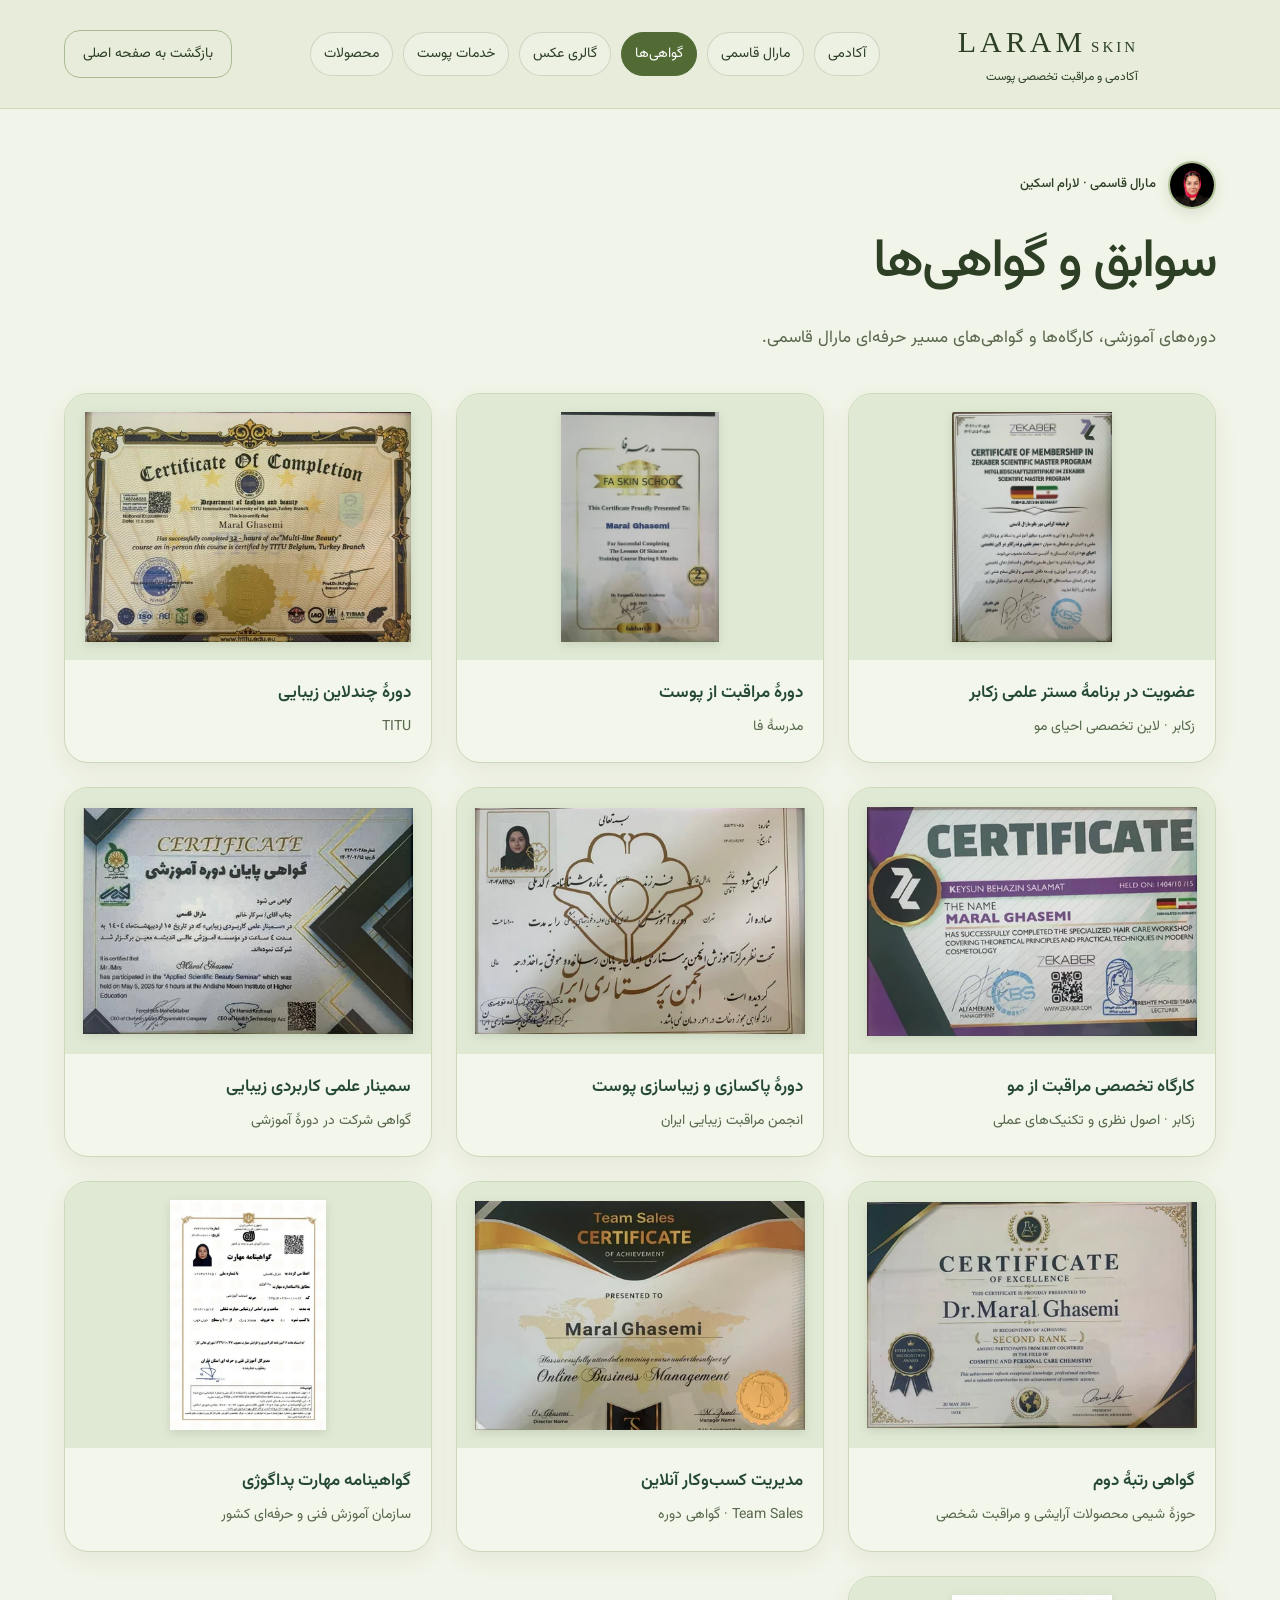
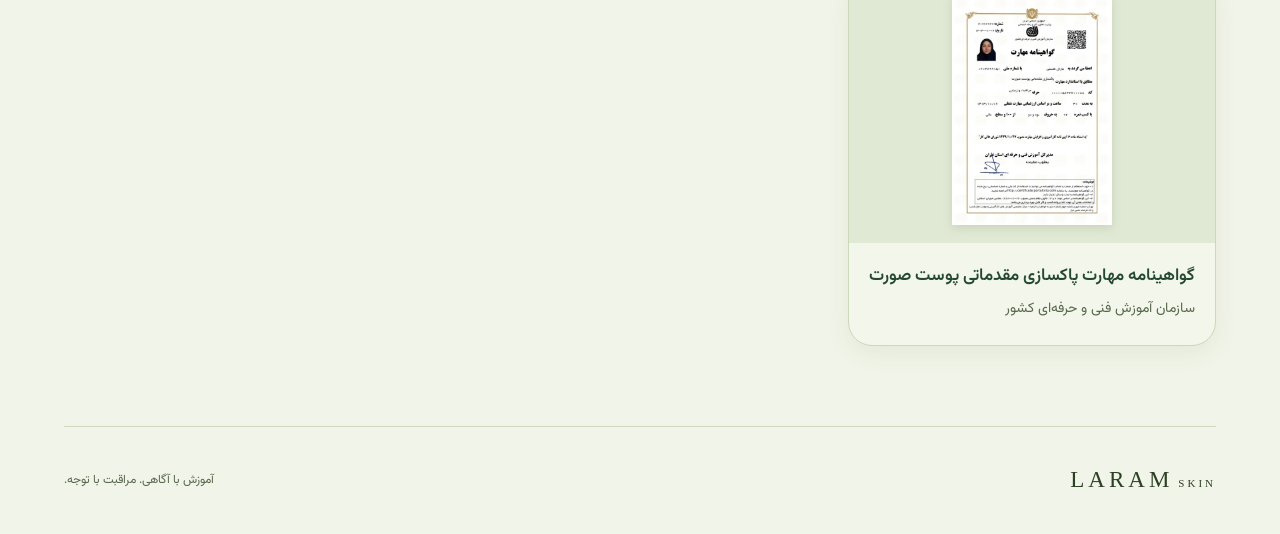
<file: credentials.html>
<!doctype html>
<html lang="fa" dir="rtl">
<head>
  <meta charset="UTF-8">
  <meta name="viewport" content="width=device-width,initial-scale=1">
  <title>سوابق و گواهی‌های مارال قاسمی | لارام اسکین</title>
  <meta name="description" content="لارام اسکین با مدیریت مارال قاسمی؛ آشنایی با سوابق، دوره‌ها و گواهی‌های حرفه‌ای.">
  <meta name="robots" content="index, follow, max-image-preview:large, max-snippet:-1, max-video-preview:-1">
  <link rel="canonical" href="https://laramskin.com/credentials.html">
  <meta property="og:type" content="website">
  <meta property="og:locale" content="fa_IR">
  <meta property="og:site_name" content="لارام اسکین">
  <meta property="og:title" content="سوابق و گواهی‌های مارال قاسمی | لارام اسکین">
  <meta property="og:description" content="آشنایی با سوابق، دوره‌ها و گواهی‌های حرفه‌ای مارال قاسمی.">
  <meta property="og:url" content="https://laramskin.com/credentials.html">
  <meta property="og:image" content="https://laramskin.com/assets/laram-skin-social-cover-v2.jpg">
  <meta property="og:image:secure_url" content="https://laramskin.com/assets/laram-skin-social-cover-v2.jpg">
  <meta property="og:image:type" content="image/jpeg">
  <meta property="og:image:width" content="1200">
  <meta property="og:image:height" content="630">
  <meta property="og:image:alt" content="لارام اسکین با مدیریت مارال قاسمی">
  <meta name="twitter:card" content="summary_large_image">
  <meta name="twitter:title" content="سوابق و گواهی‌های مارال قاسمی | لارام اسکین">
  <meta name="twitter:description" content="آشنایی با سوابق، دوره‌ها و گواهی‌های حرفه‌ای مارال قاسمی.">
  <meta name="twitter:image" content="https://laramskin.com/assets/laram-skin-social-cover-v2.jpg">
  <meta name="theme-color" content="#283e32">
  <link rel="icon" href="/favicon.svg" type="image/svg+xml">
  <script type="application/ld+json">
  {
    "@context": "https://schema.org",
    "@graph": [
      {
        "@type": "ProfilePage",
        "@id": "https://laramskin.com/credentials.html#webpage",
        "url": "https://laramskin.com/credentials.html",
        "name": "سوابق و گواهی‌های مارال قاسمی | لارام اسکین",
        "isPartOf": {"@id": "https://laramskin.com/#website"},
        "mainEntity": {
          "@type": "Person",
          "@id": "https://laramskin.com/#maral-ghasemi",
          "name": "مارال قاسمی",
          "image": "https://laramskin.com/assets/maral-avatar.webp",
          "jobTitle": "بنیان‌گذار و مدرس لارام اسکین",
          "worksFor": {"@id": "https://laramskin.com/#business"}
        },
        "inLanguage": "fa-IR"
      },
      {
        "@type": "BreadcrumbList",
        "itemListElement": [
          {"@type": "ListItem", "position": 1, "name": "لارام اسکین", "item": "https://laramskin.com/"},
          {"@type": "ListItem", "position": 2, "name": "سوابق و گواهی‌ها", "item": "https://laramskin.com/credentials.html"}
        ]
      }
    ]
  }
  </script>
  <link rel="stylesheet" href="style.css">
  <link rel="stylesheet" href="matcha.css">
  <link rel="stylesheet" href="credentials.css?v=20260920b">
  <link rel="stylesheet" href="interaction-polish.css?v=20260920c">
</head>
<body>
  <a class="skip" href="#main">رفتن به محتوای اصلی</a>
  <header>
    <div class="nav wrap">
      <span class="nav-maral" aria-hidden="true"><img src="assets/maral-avatar.webp" alt="" width="40" height="40"><span>مارال قاسمی</span></span>
      <a href="index.html" class="brand" aria-label="لارام اسکین، صفحه اصلی"><span class="wordmark" dir="ltr">LARAM<span>SKIN</span></span><small>آکادمی و مراقبت تخصصی پوست</small></a>
      <nav aria-label="منوی اصلی"><a href="index.html#academy">آکادمی</a><a href="index.html#maral">مارال قاسمی</a><a href="credentials.html" aria-current="page">گواهی‌ها</a><a href="gallery.html">گالری عکس</a><a href="index.html#care">خدمات پوست</a><a href="shop.html">محصولات</a></nav>
      <a class="nav-cta" href="index.html">بازگشت به صفحه اصلی</a>
      <button class="menu-btn" aria-expanded="false" aria-controls="mobile-nav" aria-label="باز کردن منو">☰</button>
    </div>
    <nav id="mobile-nav" class="mobile-nav" hidden aria-label="منوی موبایل"><a class="mobile-home" href="index.html">بازگشت به صفحه اصلی</a><a href="index.html#academy">آکادمی</a><a href="index.html#maral">مارال قاسمی</a><a href="credentials.html" aria-current="page">گواهی‌ها</a><a href="gallery.html">گالری عکس</a><a href="index.html#care">خدمات پوست</a><a href="shop.html">محصولات</a></nav>
  </header>

  <main id="main" class="wrap credentials-page">
    <div class="credentials-intro">
      <div class="eyebrow credentials-identity"><img src="assets/maral-avatar.webp" alt="مارال قاسمی" width="48" height="48"><span>مارال قاسمی · لارام اسکین</span></div>
      <h1>سوابق و گواهی‌ها</h1>
      <p>دوره‌های آموزشی، کارگاه‌ها و گواهی‌های مسیر حرفه‌ای مارال قاسمی.</p>
    </div>

    <div class="cert-grid">
      <article class="cert-card" id="cert-2616"><div class="cert-media"><img src="certificates/certificate-2616-thumb.webp" alt="عضویت در برنامهٔ مستر علمی زکابر به نام مارال قاسمی" loading="lazy" width="480" height="340"></div><div class="cert-caption"><h2>عضویت در برنامهٔ مستر علمی زکابر</h2><p>زکابر · لاین تخصصی احیای مو</p></div></article>
      <article class="cert-card" id="cert-2623"><div class="cert-media"><img src="certificates/certificate-2623-thumb.webp" alt="دورهٔ مراقبت از پوست به نام مارال قاسمی" loading="lazy" width="480" height="340"></div><div class="cert-caption"><h2>دورهٔ مراقبت از پوست</h2><p>مدرسهٔ فا</p></div></article>
      <article class="cert-card" id="cert-2620"><div class="cert-media"><img src="certificates/certificate-2620-thumb.webp" alt="دورهٔ چندلاین زیبایی به نام مارال قاسمی" loading="lazy" width="480" height="340"></div><div class="cert-caption"><h2>دورهٔ چندلاین زیبایی</h2><p>TITU</p></div></article>
      <article class="cert-card" id="cert-2617"><div class="cert-media"><img src="certificates/certificate-2617-thumb.webp" alt="کارگاه تخصصی مراقبت از مو به نام مارال قاسمی" loading="lazy" width="480" height="340"></div><div class="cert-caption"><h2>کارگاه تخصصی مراقبت از مو</h2><p>زکابر · اصول نظری و تکنیک‌های عملی</p></div></article>
      <article class="cert-card" id="cert-2619"><div class="cert-media"><img src="certificates/certificate-2619-thumb.webp" alt="دورهٔ پاکسازی و زیباسازی پوست به نام مارال قاسمی" loading="lazy" width="480" height="340"></div><div class="cert-caption"><h2>دورهٔ پاکسازی و زیباسازی پوست</h2><p>انجمن مراقبت زیبایی ایران</p></div></article>
      <article class="cert-card" id="cert-2622"><div class="cert-media"><img src="certificates/certificate-2622-thumb.webp" alt="سمینار علمی کاربردی زیبایی به نام مارال قاسمی" loading="lazy" width="480" height="340"></div><div class="cert-caption"><h2>سمینار علمی کاربردی زیبایی</h2><p>گواهی شرکت در دورهٔ آموزشی</p></div></article>
      <article class="cert-card" id="cert-2618"><div class="cert-media"><img src="certificates/certificate-2618-thumb.webp" alt="گواهی رتبهٔ دوم به نام مارال قاسمی" loading="lazy" width="480" height="340"></div><div class="cert-caption"><h2>گواهی رتبهٔ دوم</h2><p>حوزهٔ شیمی محصولات آرایشی و مراقبت شخصی</p></div></article>
      <article class="cert-card" id="cert-2621"><div class="cert-media"><img src="certificates/certificate-2621-thumb.webp" alt="مدیریت کسب‌وکار آنلاین به نام مارال قاسمی" loading="lazy" width="480" height="340"></div><div class="cert-caption"><h2>مدیریت کسب‌وکار آنلاین</h2><p>Team Sales · گواهی دوره</p></div></article>
      <article class="cert-card" id="cert-2625"><div class="cert-media"><img src="certificates/certificate-2625-thumb.webp" alt="گواهینامه مهارت پداگوژی به نام مارال قاسمی" loading="lazy" width="480" height="707"></div><div class="cert-caption"><h2>گواهینامه مهارت پداگوژی</h2><p>سازمان آموزش فنی و حرفه‌ای کشور</p></div></article>
      <article class="cert-card" id="cert-2626"><div class="cert-media"><img src="certificates/certificate-2626-thumb.webp" alt="گواهینامه مهارت پاکسازی مقدماتی پوست صورت به نام مارال قاسمی" loading="lazy" width="480" height="687"></div><div class="cert-caption"><h2>گواهینامه مهارت پاکسازی مقدماتی پوست صورت</h2><p>سازمان آموزش فنی و حرفه‌ای کشور</p></div></article>
    </div>
  </main>

  <footer class="wrap"><a class="wordmark" href="index.html" dir="ltr">LARAM<span>SKIN</span></a><p>آموزش با آگاهی. مراقبت با توجه.</p></footer>
  <script src="app.js?v=polish12"></script>
  <script src="credentials.js?v=20260920b"></script>
</body>
</html>
</file>
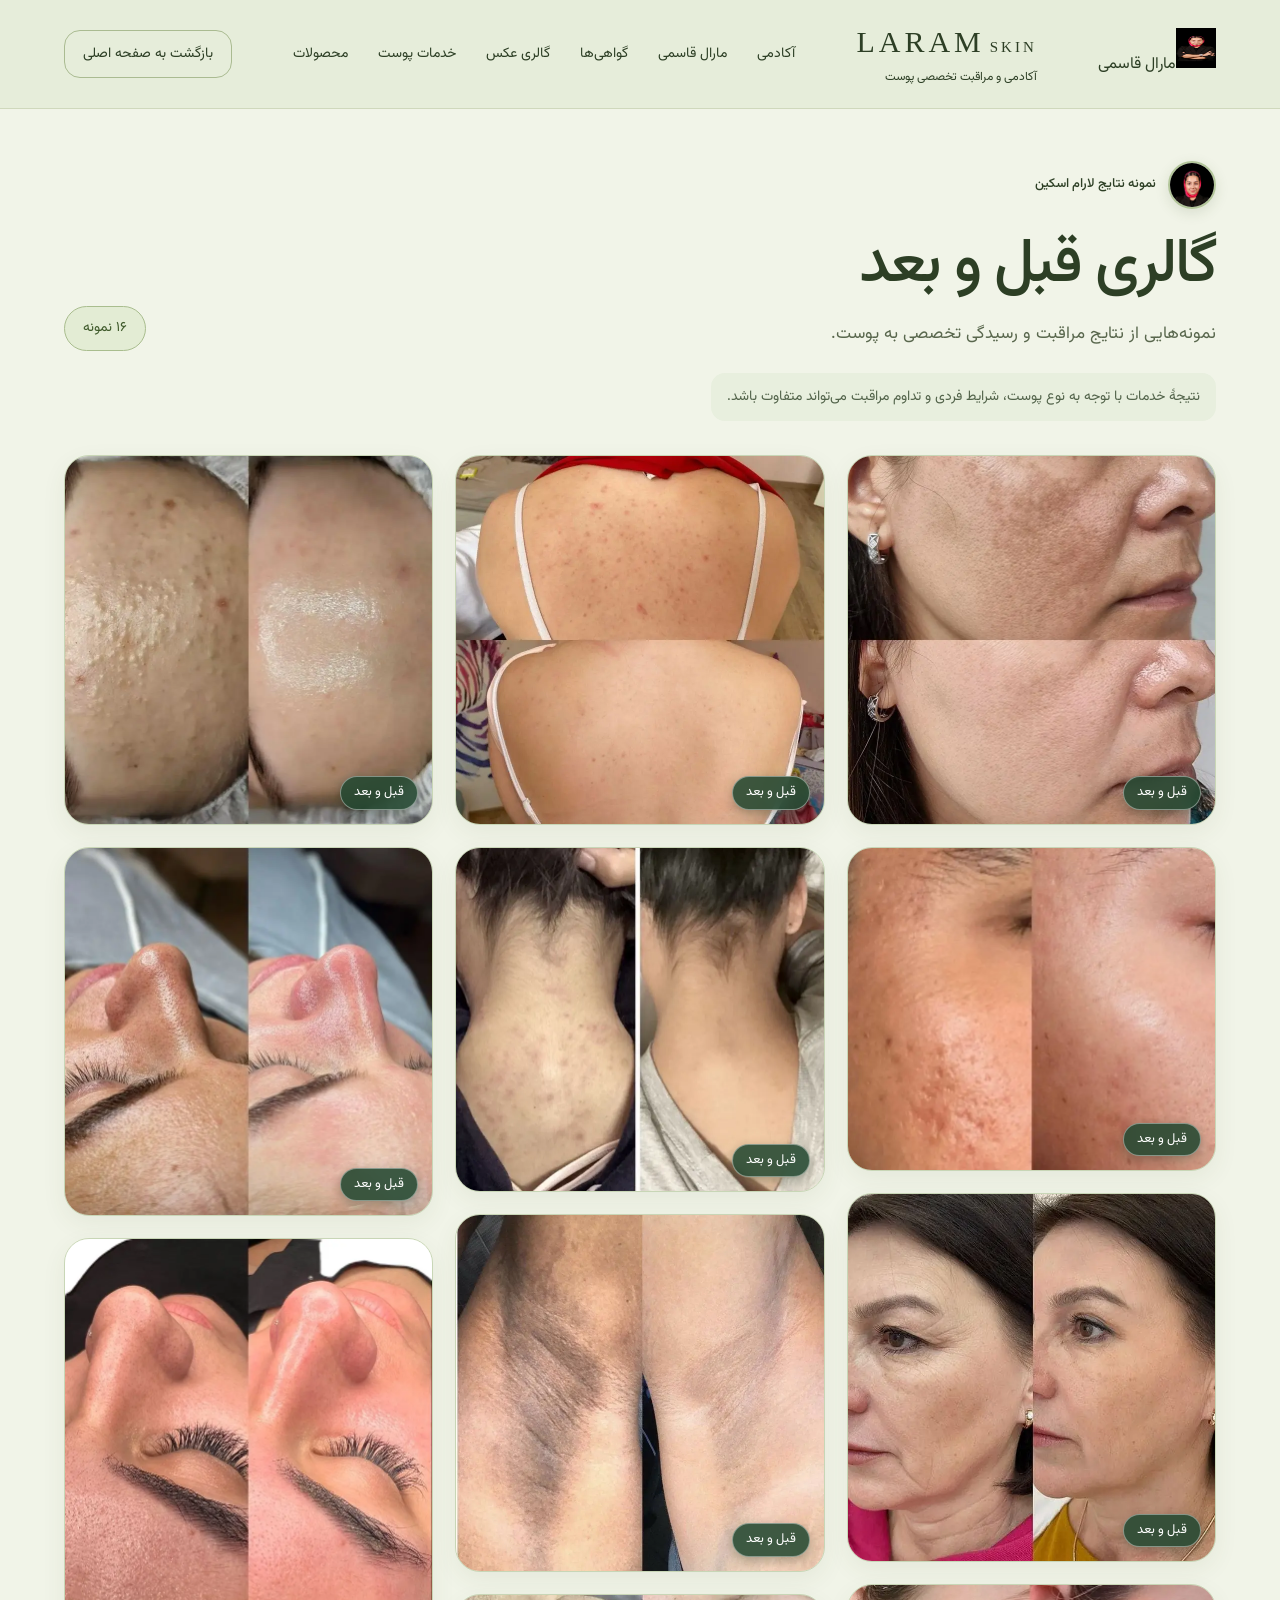
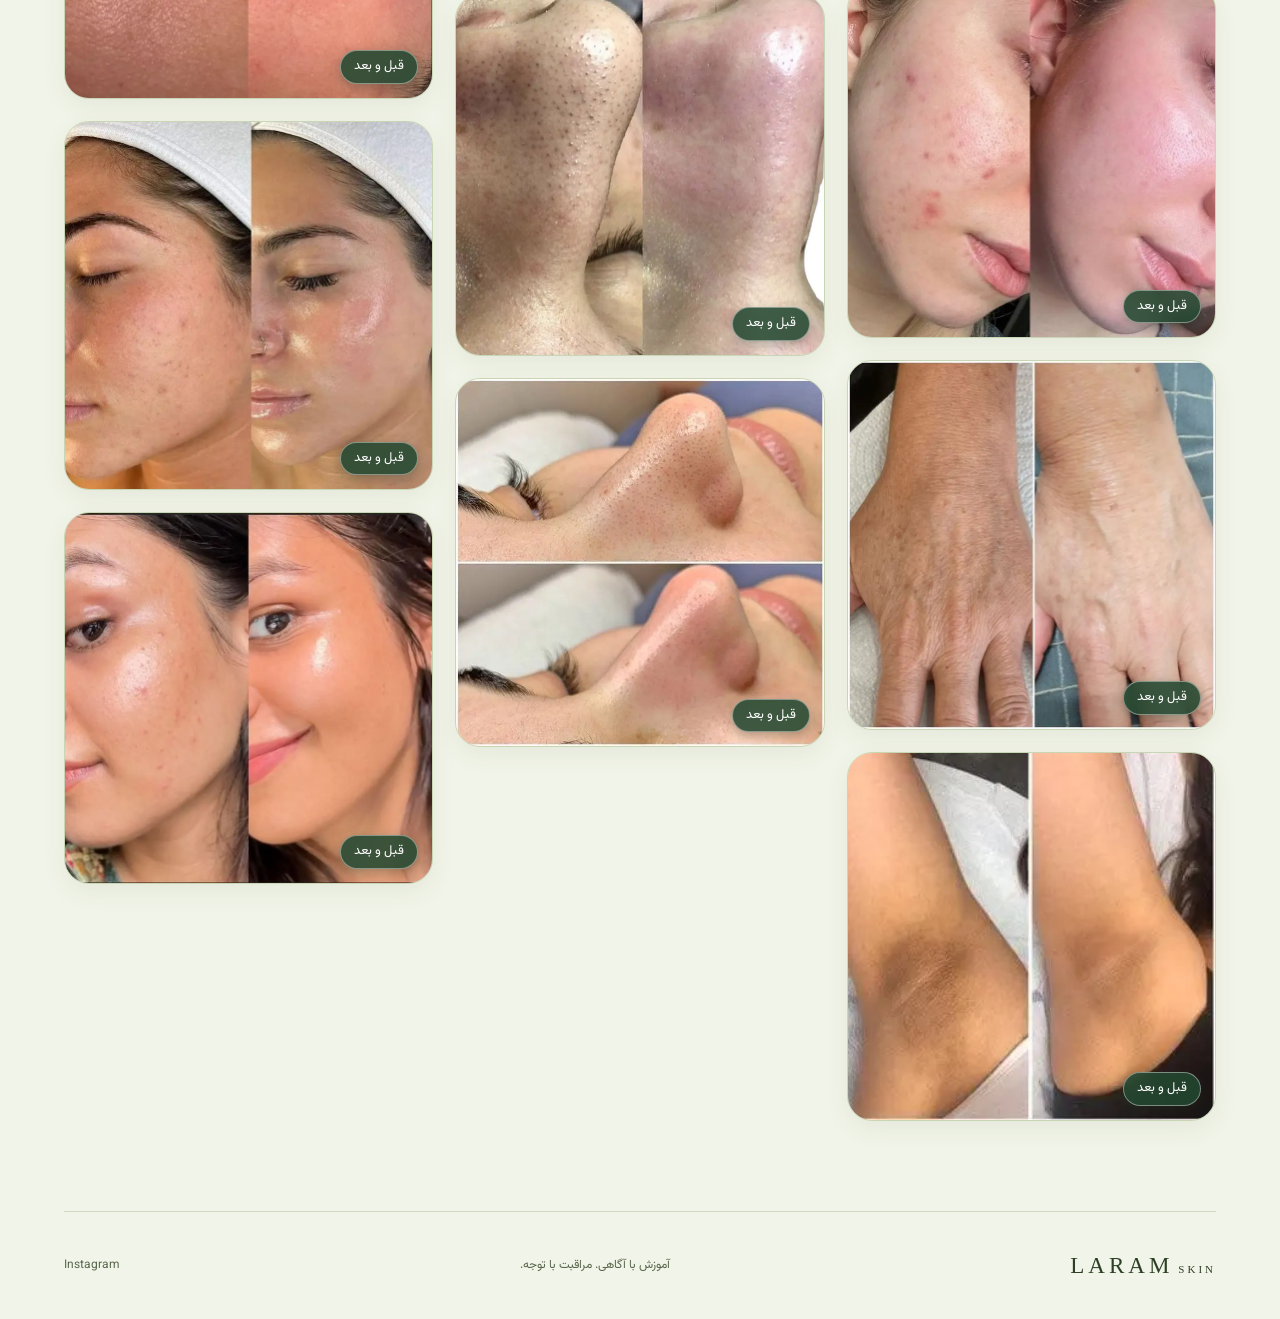
<file: gallery.html>
<!doctype html>
<html lang="fa" dir="rtl">
<head>
  <meta charset="UTF-8">
  <meta name="viewport" content="width=device-width,initial-scale=1">
  <title>گالری نتایج مراقبت از پوست | لارام اسکین</title>
  <meta name="description" content="گالری نمونه‌های قبل و بعد خدمات مراقبت از پوست در لارام اسکین با مدیریت مارال قاسمی.">
  <meta name="robots" content="index, follow, max-image-preview:large, max-snippet:-1, max-video-preview:-1">
  <link rel="canonical" href="https://laramskin.com/gallery.html">
  <meta property="og:type" content="website">
  <meta property="og:locale" content="fa_IR">
  <meta property="og:site_name" content="لارام اسکین">
  <meta property="og:title" content="گالری نتایج | لارام اسکین">
  <meta property="og:description" content="نمونه‌های قبل و بعد خدمات مراقبت از پوست در لارام اسکین.">
  <meta property="og:url" content="https://laramskin.com/gallery.html">
  <meta property="og:image" content="https://laramskin.com/assets/laram-skin-social-cover-v2.jpg">
  <meta property="og:image:secure_url" content="https://laramskin.com/assets/laram-skin-social-cover-v2.jpg">
  <meta property="og:image:type" content="image/jpeg">
  <meta property="og:image:width" content="1200">
  <meta property="og:image:height" content="630">
  <meta property="og:image:alt" content="لارام اسکین با مدیریت مارال قاسمی">
  <meta name="twitter:card" content="summary_large_image">
  <meta name="twitter:title" content="گالری نتایج | لارام اسکین">
  <meta name="twitter:description" content="نمونه‌های قبل و بعد خدمات مراقبت از پوست در لارام اسکین.">
  <meta name="twitter:image" content="https://laramskin.com/assets/laram-skin-social-cover-v2.jpg">
  <meta name="theme-color" content="#283e32">
  <link rel="icon" href="/favicon.svg" type="image/svg+xml">
  <script type="application/ld+json">
  {
    "@context": "https://schema.org",
    "@graph": [
      {
        "@type": "ImageGallery",
        "@id": "https://laramskin.com/gallery.html#webpage",
        "url": "https://laramskin.com/gallery.html",
        "name": "گالری نتایج مراقبت از پوست | لارام اسکین",
        "description": "نمونه‌های قبل و بعد خدمات مراقبت از پوست در لارام اسکین با مدیریت مارال قاسمی.",
        "isPartOf": {"@id": "https://laramskin.com/#website"},
        "about": {"@id": "https://laramskin.com/#business"},
        "inLanguage": "fa-IR"
      },
      {
        "@type": "BreadcrumbList",
        "itemListElement": [
          {"@type": "ListItem", "position": 1, "name": "لارام اسکین", "item": "https://laramskin.com/"},
          {"@type": "ListItem", "position": 2, "name": "گالری نتایج", "item": "https://laramskin.com/gallery.html"}
        ]
      }
    ]
  }
  </script>
  <link rel="stylesheet" href="style.css">
  <link rel="stylesheet" href="matcha.css">
  <link rel="stylesheet" href="interaction-polish.css?v=20260920c">
  <link rel="stylesheet" href="gallery.css?v=20260920">
</head>
<body>
  <a class="skip" href="#main">رفتن به گالری</a>
  <header>
    <div class="nav wrap">
      <span class="nav-maral" aria-hidden="true"><img src="assets/maral-avatar.webp" alt="" width="40" height="40"><span>مارال قاسمی</span></span>
      <a href="index.html" class="brand" aria-label="لارام اسکین، صفحه اصلی"><span class="wordmark" dir="ltr">LARAM<span>SKIN</span></span><small>آکادمی و مراقبت تخصصی پوست</small></a>
      <nav aria-label="منوی اصلی"><a href="index.html#academy">آکادمی</a><a href="index.html#maral">مارال قاسمی</a><a href="credentials.html">گواهی‌ها</a><a href="gallery.html" aria-current="page">گالری عکس</a><a href="index.html#care">خدمات پوست</a><a href="shop.html">محصولات</a></nav>
      <a class="nav-cta" href="index.html">بازگشت به صفحه اصلی</a>
      <button class="menu-btn" aria-expanded="false" aria-controls="mobile-nav" aria-label="باز کردن منو">☰</button>
    </div>
    <nav id="mobile-nav" class="mobile-nav" hidden aria-label="منوی موبایل"><a class="mobile-home" href="index.html">بازگشت به صفحه اصلی</a><a href="index.html#academy">آکادمی</a><a href="index.html#maral">مارال قاسمی</a><a href="credentials.html">گواهی‌ها</a><a href="gallery.html" aria-current="page">گالری عکس</a><a href="index.html#care">خدمات پوست</a><a href="shop.html">محصولات</a></nav>
  </header>

  <main id="main" class="wrap gallery-page">
    <section class="gallery-intro" aria-labelledby="gallery-title">
      <div class="eyebrow gallery-identity"><img src="assets/maral-avatar.webp" alt="مارال قاسمی" width="48" height="48"><span>نمونه نتایج لارام اسکین</span></div>
      <div class="gallery-heading">
        <div><h1 id="gallery-title">گالری قبل و بعد</h1><p>نمونه‌هایی از نتایج مراقبت و رسیدگی تخصصی به پوست.</p></div>
        <span class="gallery-count">۱۶ نمونه</span>
      </div>
      <p class="gallery-note">نتیجهٔ خدمات با توجه به نوع پوست، شرایط فردی و تداوم مراقبت می‌تواند متفاوت باشد.</p>
    </section>

    <section class="results-grid" aria-label="تصاویر قبل و بعد">
      <button class="result-card" type="button" data-full="assets/gallery/before-after-2648.webp" aria-label="بزرگ‌نمایی نمونه قبل و بعد شماره ۱"><img src="assets/gallery/before-after-2648.webp" alt="نمونه قبل و بعد مراقبت پوست صورت" width="736" height="736"><span>قبل و بعد</span></button>
      <button class="result-card" type="button" data-full="assets/gallery/before-after-2649.webp" aria-label="بزرگ‌نمایی نمونه قبل و بعد شماره ۲"><img src="assets/gallery/before-after-2649.webp" alt="نمونه قبل و بعد بهبود بافت پوست" width="735" height="645"><span>قبل و بعد</span></button>
      <button class="result-card" type="button" data-full="assets/gallery/before-after-2650.webp" aria-label="بزرگ‌نمایی نمونه قبل و بعد شماره ۳"><img src="assets/gallery/before-after-2650.webp" alt="نمونه قبل و بعد مراقبت پوست مستعد جوش" width="610" height="610"><span>قبل و بعد</span></button>
      <button class="result-card" type="button" data-full="assets/gallery/before-after-2651.webp" aria-label="بزرگ‌نمایی نمونه قبل و بعد شماره ۴"><img src="assets/gallery/before-after-2651.webp" alt="نمونه قبل و بعد مراقبت پوست صورت" width="736" height="705"><span>قبل و بعد</span></button>
      <button class="result-card" type="button" data-full="assets/gallery/before-after-2652.webp" aria-label="بزرگ‌نمایی نمونه قبل و بعد شماره ۵"><img src="assets/gallery/before-after-2652.webp" alt="نمونه قبل و بعد مراقبت پوست بدن" width="736" height="736"><span>قبل و بعد</span></button>
      <button class="result-card" type="button" data-full="assets/gallery/before-after-2653.webp" aria-label="بزرگ‌نمایی نمونه قبل و بعد شماره ۶"><img src="assets/gallery/before-after-2653.webp" alt="نمونه قبل و بعد روشن‌تر شدن پوست" width="300" height="300"><span>قبل و بعد</span></button>
      <button class="result-card" type="button" data-full="assets/gallery/before-after-2654.webp" aria-label="بزرگ‌نمایی نمونه قبل و بعد شماره ۷"><img src="assets/gallery/before-after-2654.webp" alt="نمونه قبل و بعد مراقبت پوست دست" width="736" height="736"><span>قبل و بعد</span></button>
      <button class="result-card" type="button" data-full="assets/gallery/before-after-2655.webp" aria-label="بزرگ‌نمایی نمونه قبل و بعد شماره ۸"><img src="assets/gallery/before-after-2655.webp" alt="نمونه قبل و بعد مراقبت پوست گردن" width="736" height="688"><span>قبل و بعد</span></button>
      <button class="result-card" type="button" data-full="assets/gallery/before-after-2656.webp" aria-label="بزرگ‌نمایی نمونه قبل و بعد شماره ۹"><img src="assets/gallery/before-after-2656.webp" alt="نمونه قبل و بعد پاکسازی پوست بینی" width="736" height="712"><span>قبل و بعد</span></button>
      <button class="result-card" type="button" data-full="assets/gallery/before-after-2657.webp" aria-label="بزرگ‌نمایی نمونه قبل و بعد شماره ۱۰"><img src="assets/gallery/before-after-2657.webp" alt="نمونه قبل و بعد مراقبت پوست بدن" width="735" height="721"><span>قبل و بعد</span></button>
      <button class="result-card" type="button" data-full="assets/gallery/before-after-2658.webp" aria-label="بزرگ‌نمایی نمونه قبل و بعد شماره ۱۱"><img src="assets/gallery/before-after-2658.webp" alt="نمونه قبل و بعد پاکسازی پوست بینی" width="640" height="640"><span>قبل و بعد</span></button>
      <button class="result-card" type="button" data-full="assets/gallery/before-after-2659.webp" aria-label="بزرگ‌نمایی نمونه قبل و بعد شماره ۱۲"><img src="assets/gallery/before-after-2659.webp" alt="نمونه قبل و بعد بهبود ظاهر پوست صورت" width="736" height="736"><span>قبل و بعد</span></button>
      <button class="result-card" type="button" data-full="assets/gallery/before-after-2660.webp" aria-label="بزرگ‌نمایی نمونه قبل و بعد شماره ۱۳"><img src="assets/gallery/before-after-2660.webp" alt="نمونه قبل و بعد پاکسازی پوست بینی" width="736" height="736"><span>قبل و بعد</span></button>
      <button class="result-card" type="button" data-full="assets/gallery/before-after-2661.webp" aria-label="بزرگ‌نمایی نمونه قبل و بعد شماره ۱۴"><img src="assets/gallery/before-after-2661.webp" alt="نمونه قبل و بعد پاکسازی و مراقبت پوست" width="736" height="919"><span>قبل و بعد</span></button>
      <button class="result-card" type="button" data-full="assets/gallery/before-after-2662.webp" aria-label="بزرگ‌نمایی نمونه قبل و بعد شماره ۱۵"><img src="assets/gallery/before-after-2662.webp" alt="نمونه قبل و بعد مراقبت پوست صورت" width="736" height="736"><span>قبل و بعد</span></button>
      <button class="result-card" type="button" data-full="assets/gallery/before-after-2663.webp" aria-label="بزرگ‌نمایی نمونه قبل و بعد شماره ۱۶"><img src="assets/gallery/before-after-2663.webp" alt="نمونه قبل و بعد مراقبت پوست صورت" width="736" height="741"><span>قبل و بعد</span></button>
    </section>
  </main>

  <dialog class="gallery-lightbox" aria-label="نمایش بزرگ تصویر">
    <div class="lightbox-stage">
      <button class="lightbox-close" type="button" aria-label="بستن تصویر"><svg viewBox="0 0 24 24" aria-hidden="true"><path d="M6 6l12 12M18 6 6 18"/></svg></button>
      <button class="lightbox-nav lightbox-prev" type="button" aria-label="تصویر قبلی"><svg viewBox="0 0 24 24" aria-hidden="true"><path d="m15 5-7 7 7 7"/></svg></button>
      <figure><img src="[data-uri]" alt=""><figcaption aria-live="polite"></figcaption></figure>
      <button class="lightbox-nav lightbox-next" type="button" aria-label="تصویر بعدی"><svg viewBox="0 0 24 24" aria-hidden="true"><path d="m9 5 7 7-7 7"/></svg></button>
    </div>
  </dialog>

  <footer class="wrap"><a class="wordmark" href="index.html" dir="ltr">LARAM<span>SKIN</span></a><p>آموزش با آگاهی. مراقبت با توجه.</p><a href="https://www.instagram.com/laramskin.ir/" target="_blank" rel="noopener" dir="ltr">Instagram</a></footer>
  <script src="app.js?v=gallery1"></script>
  <script src="credentials.js?v=gallery1"></script>
  <script src="gallery.js?v=20260920"></script>
</body>
</html>
</file>
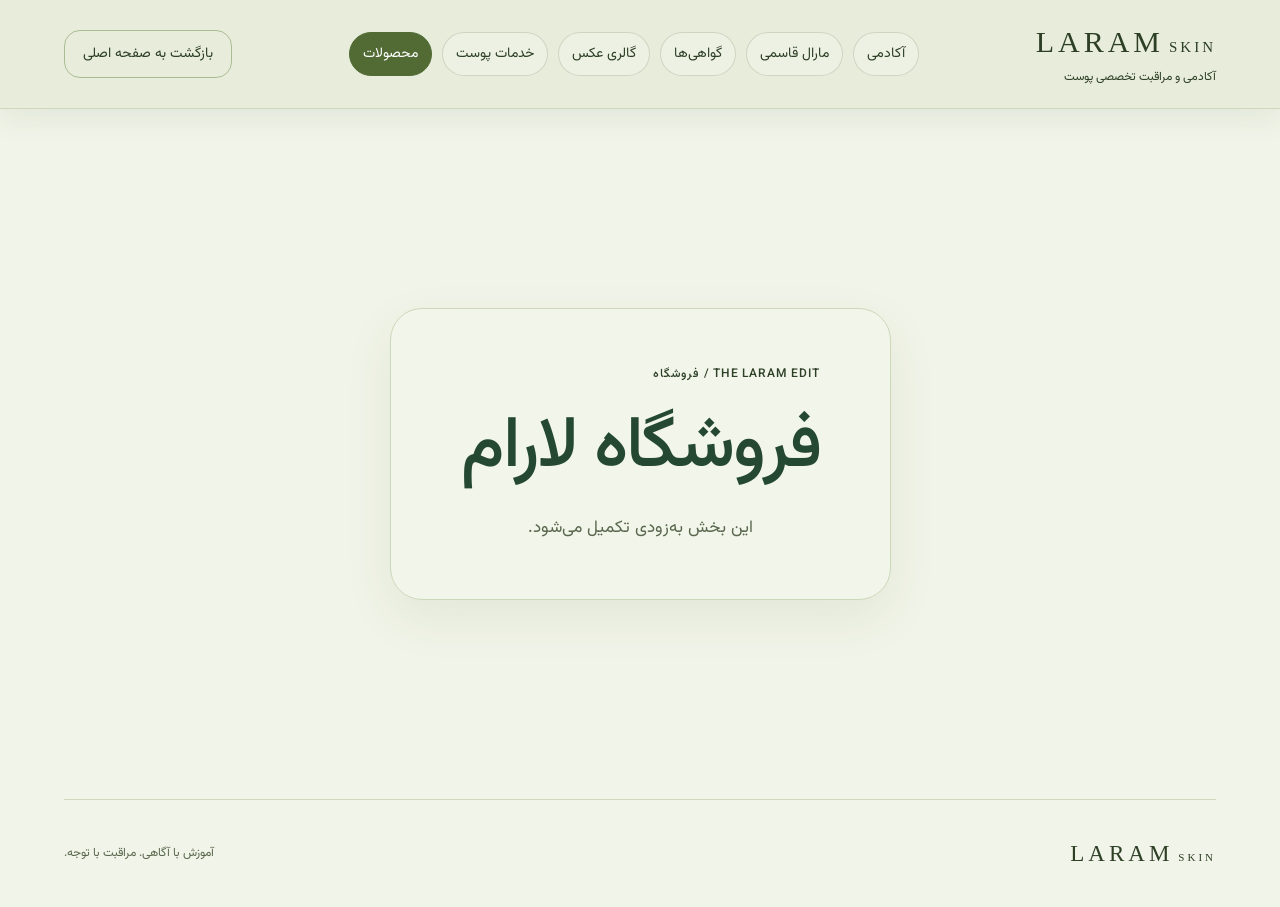
<file: shop.html>
<!doctype html>
<html lang="fa" dir="rtl">
<head>
  <meta charset="UTF-8">
  <meta name="viewport" content="width=device-width,initial-scale=1">
  <title>فروشگاه لارام | لارام اسکین</title>
  <meta name="description" content="فروشگاه مستقل لارام اسکین؛ این بخش به‌زودی تکمیل می‌شود.">
  <meta name="robots" content="noindex, follow">
  <link rel="canonical" href="https://laramskin.com/shop.html">
  <meta property="og:type" content="website">
  <meta property="og:locale" content="fa_IR">
  <meta property="og:site_name" content="لارام اسکین">
  <meta property="og:title" content="فروشگاه لارام | لارام اسکین">
  <meta property="og:description" content="فروشگاه مستقل لارام اسکین؛ این بخش به‌زودی تکمیل می‌شود.">
  <meta property="og:url" content="https://laramskin.com/shop.html">
  <meta property="og:image" content="https://laramskin.com/assets/laram-skin-social-cover-v2.jpg">
  <meta name="theme-color" content="#283e32">
  <link rel="icon" href="/favicon.svg" type="image/svg+xml">
  <link rel="stylesheet" href="style.css">
  <link rel="stylesheet" href="matcha.css">
  <link rel="stylesheet" href="shop.css?v=20260922a">
</head>
<body>
  <a class="skip" href="#main">رفتن به محتوای اصلی</a>
  <header>
    <div class="nav wrap">
      <a href="index.html" class="brand" aria-label="لارام اسکین، صفحه اصلی"><span class="wordmark" dir="ltr">LARAM<span>SKIN</span></span><small>آکادمی و مراقبت تخصصی پوست</small></a>
      <nav aria-label="منوی اصلی"><a href="index.html#academy">آکادمی</a><a href="index.html#maral">مارال قاسمی</a><a href="credentials.html">گواهی‌ها</a><a href="gallery.html">گالری عکس</a><a href="index.html#care">خدمات پوست</a><a href="shop.html" aria-current="page">محصولات</a></nav>
      <a class="nav-cta" href="index.html">بازگشت به صفحه اصلی</a>
      <button class="menu-btn" aria-expanded="false" aria-controls="mobile-nav" aria-label="باز کردن منو">☰</button>
    </div>
    <nav id="mobile-nav" class="mobile-nav" hidden aria-label="منوی موبایل"><a class="mobile-home" href="index.html">بازگشت به صفحه اصلی</a><a href="index.html#academy">آکادمی</a><a href="index.html#maral">مارال قاسمی</a><a href="credentials.html">گواهی‌ها</a><a href="gallery.html">گالری عکس</a><a href="index.html#care">خدمات پوست</a><a href="shop.html" aria-current="page">محصولات</a></nav>
  </header>
  <main id="main" class="store-placeholder wrap">
    <div class="store-placeholder__content">
      <div class="eyebrow">THE LARAM EDIT / فروشگاه</div>
      <h1>فروشگاه لارام</h1>
      <p>این بخش به‌زودی تکمیل می‌شود.</p>
    </div>
  </main>
  <footer class="wrap"><a class="wordmark" href="index.html" dir="ltr">LARAM<span>SKIN</span></a><p>آموزش با آگاهی. مراقبت با توجه.</p></footer>
  <script src="app.js?v=20260922a"></script>
</body>
</html>
</file>
<file: site-bundle.css>
body{margin:0;background:#f1f4e8}html{color-scheme:light}

@import url('https://fonts.googleapis.com/css2?family=Vazirmatn:wght@300;400;500;600;700;800&display=swap');
#laram-circle-preview{--green:#283e32;--ink:#25372c;--muted:#687066;--paper:#f8f7f2;--line:#dcded4;--lime:#dce5a8}*{box-sizing:border-box}html{scroll-behavior:smooth;scroll-padding-top:100px}#laram-circle-preview{margin:0;background:var(--paper);color:var(--ink);font-family:Vazirmatn,Tahoma,sans-serif;font-size:16px;line-height:1.9}a{color:inherit;text-decoration:none}button{font:inherit}a,button{-webkit-tap-highlight-color:transparent}a:focus-visible,button:focus-visible{outline:3px solid #8d9c48;outline-offset:5px}.wrap{width:min(1220px,90%);margin-inline:auto}.skip{position:fixed;top:-90px;background:white;padding:12px;z-index:10}.skip:focus{top:0}header{border-bottom:1px solid var(--line);background:var(--paper)}.nav{height:108px;display:flex;align-items:center;justify-content:space-between;gap:24px}.brand{display:grid;line-height:1.3}.wordmark{font-family:Georgia,serif;font-size:30px;letter-spacing:4px;white-space:nowrap}.wordmark span{font-weight:normal;font-size:15px;letter-spacing:3px;margin-left:5px}.brand small{font-size:12px;letter-spacing:0;margin-top:9px}.nav nav{display:flex;gap:30px;font-size:14px}.nav nav a:hover{color:#849354}.nav-cta{font-size:14px;border-bottom:1px solid;padding:8px 0}.nav-cta span{margin-right:22px}.menu-btn{display:none}.mobile-nav{padding:12px 5% 24px}.mobile-nav a{display:block;padding:9px}.hero{display:grid;grid-template-columns:1.1fr 1fr;gap:70px;align-items:center;padding-block:60px 70px}.eyebrow{font-size:12px;font-weight:500;letter-spacing:.8px;display:flex;align-items:center;gap:12px}.eyebrow>span{width:28px;height:1px;background:var(--green)}h1{font-size:clamp(48px,5.4vw,78px);font-weight:500;line-height:1.5;letter-spacing:-2px;margin:24px 0 20px}h1 em{font-style:normal;color:#7d8a52;position:relative}h1 em:after{content:'';height:1px;background:#9caa78;position:absolute;left:0;right:0;bottom:5px}.hero-copy>p{font-weight:300;color:var(--muted);font-size:18px;line-height:2.1}.actions{display:flex;align-items:flex-start;flex-direction:column;gap:22px;margin-top:32px}.button{display:inline-flex;align-items:center;justify-content:center;gap:28px;padding:14px 23px;min-height:52px;font-size:14px;transition:transform .2s,background .2s}.button:hover{transform:translateY(-3px)}.primary{background:var(--green);color:white}.primary:hover{background:#3c5444}.text-link{font-size:14px;border-bottom:1px solid #afb7a4;padding-bottom:5px}.text-link span{margin-right:18px}.hero-foot{display:flex;gap:18px;align-items:center;font-size:12px;color:var(--muted);margin-top:46px}.hero-foot i{height:13px;width:1px;background:#aeb7a6}.hero-art{position:relative;padding-left:16px}.image-frame{height:570px;border-radius:210px 210px 4px 4px;overflow:hidden;position:relative;background:#d8dccf}.image-frame>img{width:100%;height:100%;object-fit:cover}.image-bottom{position:absolute;bottom:0;right:0;left:0;color:#fff;background:linear-gradient(transparent,#172719b3);padding:65px 28px 26px;display:flex;justify-content:space-between;align-items:end;gap:10px}.image-bottom span:first-child{font-size:11px;letter-spacing:2px}.image-bottom span:last-child{font-size:16px}.editorial-tag{position:absolute;right:-35px;bottom:74px;background:#f5f3e9;display:flex;align-items:center;gap:16px;padding:14px 23px;box-shadow:0 5px 30px #18271614;font-size:14px;line-height:1.7}.tag-letter{font-family:Georgia,serif;font-size:57px;line-height:1;color:#7d8a52;border-left:1px solid #ccd0be;padding-left:17px}.image-caption{position:absolute;left:-14px;bottom:14px;writing-mode:vertical-rl;font-size:10px;color:#6a7363}.path-band{background:#eeefe7;border-block:1px solid var(--line)}.paths{display:grid;grid-template-columns:repeat(3,1fr);padding:27px 0}.paths>a{display:flex;align-items:center;gap:20px;padding:4px 28px;border-left:1px solid #cdd3c5}.paths>a:first-child{padding-right:0}.paths>a:last-child{border:0}.number{font-family:Georgia,serif;color:#7a886a;font-size:23px}.paths h2{font-size:17px;font-weight:500;margin:0}.paths p{font-size:12px;color:var(--muted);margin:3px 0 0}.path-arrow{margin-right:auto;font-size:23px}.section{padding-block:100px}.section-head{display:flex;justify-content:space-between;align-items:end;gap:50px;margin-bottom:40px}h2{font-size:36px;line-height:1.7;font-weight:500;margin:15px 0}.section-head>p{width:330px;color:var(--muted);font-size:15px;margin-bottom:10px}.courses{display:grid;grid-template-columns:repeat(3,1fr);gap:24px}.course{border:1px solid var(--line);background:#fffefa}.course-top{height:145px;display:flex;justify-content:space-between;align-items:center;padding:28px;background:#e5e8dc;overflow:hidden}.course-top span{border:1px solid #849077;padding:4px 13px;font-size:12px}.course-top b{font-family:Georgia,serif;font-size:94px;line-height:1;font-weight:400;color:#9ba88d}.tone-two{background:#d7ded0}.featured .course-top{background:var(--green);color:#edf1db}.featured .course-top b{color:#a7b391}.featured .course-top span{border-color:#8e9d7e}.course-body{padding:27px}.course-body small{font-size:12px;color:var(--muted)}h3{font-size:21px;font-weight:500;line-height:1.7;margin:10px 0}.course-body p{font-size:14px;color:var(--muted);min-height:56px}.course-link{display:flex;justify-content:space-between;border-top:1px solid var(--line);padding-top:18px;margin-top:23px;font-size:14px}.academy-note{display:flex;justify-content:center;gap:14px;font-size:14px;margin-top:29px;color:var(--muted)}.academy-note a{color:var(--green);border-bottom:1px solid #a5ae96}.founder{background:var(--green);color:#f5f3e9;padding:75px 0}.founder-grid{display:grid;grid-template-columns:1fr 1fr;gap:100px}.founder-title{border-left:1px solid #61715e}.founder .eyebrow{color:#bdc6ae;font-size:11px;letter-spacing:1.7px}.founder-title h2{font-size:48px;margin:30px 0 12px}.founder-title p{color:#ccd3bf;font-weight:300}.signature{font-size:35px;font-family:Georgia,serif;font-style:italic;display:inline-block;margin-top:20px;color:#c6d29f}.founder-copy{position:relative}.large-quote{position:absolute;top:-40px;left:0;font-family:Georgia,serif;font-size:140px;line-height:1;color:#68795a}.founder-copy h3{font-size:29px;margin-top:20px}.founder-copy p{font-size:15px;color:#d0d7c8;max-width:470px}.light{border:1px solid #90a083;margin-top:20px;color:#f3f3e6}.care{display:grid;grid-template-columns:1fr 1fr;gap:100px}.care-intro{max-width:400px;color:var(--muted);font-size:15px;margin-bottom:30px}.care-list{padding-top:20px}.care-list>div{display:flex;gap:27px;border-bottom:1px solid var(--line);padding:17px 0}.care-list>div>span{color:#809066;padding-top:10px}.care-list h3{font-size:18px;margin:0 0 5px}.care-list p{font-size:14px;color:var(--muted);margin:0}.care-list>small{font-size:12px;color:var(--muted);display:block;margin-top:18px}.shop{background:#e9edde;padding:60px;display:grid;grid-template-columns:1fr 1fr;gap:70px}.shop p{font-size:14px;color:var(--muted);margin-bottom:25px}.shop-type{display:flex;flex-direction:column;justify-content:center;align-items:flex-end;font-family:Georgia,serif;line-height:1.07;font-size:clamp(38px,5vw,70px);color:#8c9d73;letter-spacing:-3px;direction:ltr}.shop-type .outline{color:transparent;-webkit-text-stroke:1px #8c9d73}.contact{text-align:center;padding-block:95px 80px}.contact .eyebrow{justify-content:center}.contact h2{font-size:36px}.contact>p{color:var(--muted);font-size:15px}.contact-buttons{display:flex;justify-content:center;gap:15px;margin:28px 0}.outline-button{border:1px solid #aab49e}.address{margin-top:25px!important;font-size:14px!important}.address small{font-size:12px}footer{display:flex;align-items:center;justify-content:space-between;gap:20px;border-top:1px solid var(--line);padding-block:30px}footer p,footer>a:last-child{font-size:12px;color:var(--muted)}footer .wordmark{font-size:23px}footer .wordmark span{font-size:11px}@media(min-width:1500px){.hero{gap:110px}}@media(max-width:1000px){.nav nav{gap:18px}.nav-cta{display:none}.hero{gap:35px}.image-frame{height:500px}.editorial-tag{right:-20px}.founder-grid,.care{gap:50px}.paths>a{padding:4px 16px;gap:12px}.shop{padding:40px;gap:25px}.course-body{padding:20px}.course h3{font-size:18px}}@media(max-width:700px){.nav{height:85px}.wordmark{font-size:25px}.brand small{font-size:10px}.nav nav{display:none}.menu-btn{display:block;background:transparent;border:1px solid #cbd1c0;padding:4px 12px;font-size:22px;color:var(--green)}.hero{grid-template-columns:1fr;gap:38px;padding-block:34px 40px}.hero-copy{text-align:center}.eyebrow{font-size:11px}.hero-copy .eyebrow{justify-content:center}h1{font-size:52px;line-height:1.45;margin:20px 0 15px}.hero-copy>p{font-size:15px}.actions{align-items:center;margin-top:25px;gap:18px}.hero-foot{justify-content:center;margin-top:27px;gap:12px;font-size:11px}.hero-art{width:92%;margin:auto;padding:0}.image-frame{height:420px;border-radius:180px 180px 3px 3px}.editorial-tag{right:-13px;bottom:68px;padding:11px 17px}.image-caption{left:-17px}.paths{grid-template-columns:1fr;padding-block:8px}.paths>a,.paths>a:first-child{padding:18px 8px;border-left:0;border-bottom:1px solid #d2d7c8}.paths h2{font-size:16px}.paths p{font-size:12px}.section{padding-block:60px}.section-head{display:block;margin-bottom:27px}h2{font-size:28px;line-height:1.7}.section-head>p{width:auto;font-size:14px}.courses{grid-template-columns:1fr;gap:20px}.course-top{height:110px;padding:20px 25px}.course-top b{font-size:78px}.course-body{padding:24px}.course h3{font-size:21px}.course-body p{min-height:0}.academy-note{flex-direction:column;align-items:center;gap:5px;text-align:center;font-size:13px}.founder{padding-block:48px}.founder-grid{grid-template-columns:1fr;gap:30px}.founder-title{border-left:0;border-bottom:1px solid #65745d;padding-bottom:25px}.founder-title h2{font-size:37px;margin-top:18px}.signature{font-size:30px;margin-top:8px}.founder-copy h3{font-size:27px}.large-quote{top:0;font-size:100px}.care{grid-template-columns:1fr;gap:20px}.care-list{padding:0}.shop{grid-template-columns:1fr;padding:30px;gap:35px}.shop-type{font-size:49px;align-items:flex-start}.shop h2{font-size:28px}.contact{padding-block:60px 40px}.contact h2{font-size:26px}.contact-buttons{flex-direction:column;align-items:center;gap:12px}.contact-buttons .button{width:100%;max-width:320px}footer{flex-wrap:wrap;padding-block:25px;gap:10px}footer p{order:3;flex-basis:100%;margin:0}footer .wordmark{font-size:21px}}@media(prefers-reduced-motion:reduce){html{scroll-behavior:auto}.button{transition:none}.button:hover{transform:none}}

#laram-circle-preview{--green:#52683a;--ink:#2d3f25;--muted:#59674d;--paper:#f1f4e8;--line:#cfd8bc;--lime:#d7e6ae}
#laram-circle-preview{background:var(--paper)}header{background:#e6edda}.hero{padding-block:48px 58px}h1 em{color:#748e4a}.primary{background:#526b35;border-radius:18px}.primary:hover{background:#405729}.button{border-radius:18px}.menu-btn{border-radius:12px}.image-frame{border-radius:180px 180px 32px 32px}.editorial-tag{background:#ecf2df;border-radius:24px}.path-band{background:#cbdab0;border:0;border-radius:36px;margin-inline:2.5%}.paths{gap:26px;padding-block:30px}.slide-card{min-width:0}.slide-heading{display:flex;align-items:center;gap:16px;margin-bottom:15px}.paths h2{font-size:17px}.paths p{font-size:14px}.skin-slide{--progress:0;position:relative;height:76px;border-radius:23px;background:#dcb398 none 0% 50% / 300% 100% no-repeat;box-shadow:inset 0 2px 7px #64442f35,0 2px 0 #ffffff70;isolation:isolate;overflow:hidden;transition:background-position .32s ease;direction:ltr}
.slide-handle{position:absolute;left:8px;top:8px;width:68px;height:60px;border-radius:17px;border:1px solid #ffffffde;box-shadow:0 3px 7px #3a342640,inset 0 1px 1px white;background:linear-gradient(#fffef9 0%,#edece2 48%,#d9dccd 51%,#f0f1e7 100%);display:flex;align-items:center;justify-content:center;cursor:grab;touch-action:pan-y;user-select:none;z-index:2;transition:transform .32s ease,background .22s,box-shadow .22s;color:#758467;padding:0}
.slide-handle svg{width:37px;height:28px;fill:currentColor;filter:drop-shadow(0 1px 0 #fff);animation:slide-hint 3.6s ease-in-out infinite}.slide-instruction{position:absolute;inset:0 12px 0 87px;display:flex;align-items:center;justify-content:center;color:#3d3427;font-size:14px;font-weight:500;text-shadow:0 1px 3px #fff9;opacity:calc(1 - var(--progress) * 1.5);pointer-events:none}.slide-instruction:before{content:'';position:absolute;inset:18px 0;background:#fff5;filter:blur(8px);z-index:-1;border-radius:20px}.is-dragging,.is-dragging .slide-handle{transition:none}.is-dragging .slide-handle{cursor:grabbing}.is-dragging svg,.is-ready svg,.is-complete svg{animation:none}.is-complete .slide-handle{background:linear-gradient(#91af62,#65883f);color:#fff;border-color:#a8c881;box-shadow:0 3px 9px #29422050,inset 0 1px 1px #dcebb7}.is-complete .slide-handle svg{filter:none}.slide-fallback{display:block;width:fit-content;font-size:12px;color:#465937;margin:10px auto 0;border-bottom:1px solid #91a77a}.slide-fallback span{margin-right:8px}.course{border-radius:26px;overflow:hidden;background:#fafcf4}.course-top{background:#d9e4c4}.tone-two{background:#c8d9ab}.featured .course-top{background:#688248}.course-top span{border-radius:25px}.course-top b{color:#869e65}.featured .course-top b{color:#d2dfb8}.founder{background:#526b3c;border-radius:40px;margin-inline:2.5%}.founder-title{border-color:#91a576}.light{border-color:#bccca3}.shop{background:#d8e4c1;border-radius:34px}.shop-type{color:#839b60}.shop-type .outline{-webkit-text-stroke-color:#839b60}.outline-button{border-color:#97ae79}.nav-cta{border:1px solid #aabb91;border-radius:16px;padding:10px 18px}.mobile-nav{background:#e6edda;border-radius:0 0 25px 25px}.care-list>div{border-radius:14px}.slide-handle:focus-visible{outline:3px solid #263e17;outline-offset:-4px}
.skin-slide{background-size:300% auto;background-color:#e8c5c0}
@keyframes slide-hint{0%,65%,100%{transform:translateX(-3px);opacity:.75}25%,40%{transform:translateX(5px);opacity:1}}
@media(max-width:1000px){.paths{gap:16px}.slide-instruction{font-size:12px;inset-inline:82px 6px}.slide-handle{width:60px}.paths h2{font-size:15px}.paths p{font-size:12px}}
@media(max-width:700px){.path-band{border-radius:28px}.paths{gap:25px;padding-block:26px}.paths h2{font-size:17px}.paths p{font-size:14px}.slide-heading{margin-bottom:12px}.skin-slide{height:78px}.slide-handle{width:70px;height:62px}.slide-instruction{font-size:14px;left:90px;right:10px}.image-frame{border-radius:170px 170px 30px 30px}.founder{border-radius:30px}.shop{border-radius:28px}.hero{padding-block:32px 40px}}
@media(prefers-reduced-motion:reduce){.slide-handle svg{animation:none}.skin-slide,.slide-handle{transition:none}}

.paths{align-items:stretch;gap:22px;padding-block:32px}.paths:after{display:none}
.slide-card{--progress:0;display:flex;flex-direction:column;padding:24px 20px 18px;background:#e4ecd8;border:1px solid #edf3e3;border-radius:30px;box-shadow:0 8px 26px #465b3010;overflow:hidden;min-width:0}
.slide-heading{margin:0;min-height:78px;align-items:flex-start;gap:12px}.slide-heading .number{font-size:20px;padding-top:2px}.paths h2{font-size:18px;line-height:1.8}.paths p{font-size:14px;line-height:1.9;margin-top:3px}
.portrait-stage{position:relative;min-height:225px;flex:1;margin:12px -8px 18px;isolation:isolate}.skin-portrait{position:absolute;bottom:0;width:52%;aspect-ratio:3/4;background-image:none;background-size:200% 100%;background-repeat:no-repeat;border-radius:26px;transition:opacity .3s ease,transform .3s ease;mask-image:linear-gradient(to bottom,#000 88%,transparent 100%)}
.portrait-sad{right:0;background-position:100% 50%;opacity:calc(1 - var(--progress));transform:translateX(calc(var(--progress) * 8px))}.portrait-happy{left:0;background-position:0% 50%;opacity:var(--progress);transform:translateX(calc((1 - var(--progress)) * -8px))}
.skin-slide{flex-shrink:0;height:76px;background:#d3dfc2;background-image:none!important;box-shadow:inset 0 2px 5px #586b3330,0 1px 0 #fff9;border:1px solid #c3d2af;border-radius:23px;overflow:hidden}.slide-instruction{color:#3a4f2d;font-size:13px;text-shadow:none}.slide-instruction:before{display:none}.slide-handle{color:#758665}.slide-fallback{font-size:13px;margin-top:13px}.portrait-note{font-size:11px;line-height:1.8;text-align:center;color:#657458;margin-top:9px}
.skin-portrait{aspect-ratio:1;width:68%}
.slide-card:has(.is-dragging) .skin-portrait{transition:none}
@media(max-width:1000px) and (min-width:701px){.paths{gap:12px}.slide-card{padding:18px 12px 15px;border-radius:24px}.paths h2{font-size:16px}.paths p{font-size:13px}.portrait-stage{min-height:185px}.slide-instruction{font-size:12px}.slide-heading{min-height:95px}}
@media(max-width:700px){.paths{gap:22px;padding-block:24px}.slide-card{padding:24px 20px 18px}.slide-heading{min-height:65px}.paths h2{font-size:19px}.paths p{font-size:14px}.portrait-stage{min-height:240px;margin-block:8px 20px}.skin-portrait{width:51%;max-width:200px}.slide-instruction{font-size:14px}.portrait-note{font-size:12px}}
@media(max-width:700px){.skin-portrait{width:68%;max-width:260px}.portrait-stage{min-height:260px}}
@media(prefers-reduced-motion:reduce){.skin-portrait{transition:none;transform:none}}

/* Aligned before/after portraits: one face position, three distinct models. */
.slide-card:nth-child(1){--portrait-x:0%}
.slide-card:nth-child(2){--portrait-x:50%}
.slide-card:nth-child(3){--portrait-x:100%}
.portrait-stage{display:grid;grid-template-columns:minmax(0,1fr);justify-items:center;align-content:end;min-height:0;flex:initial;margin:16px 0 20px}
.skin-portrait{position:relative;grid-area:1/1;inset:auto;width:100%;max-width:300px;aspect-ratio:1;border-radius:24px;background-image:url("assets/skin-portraits-composite.webp");background-size:300% 200%;transform:none;transition:opacity .25s ease}
.portrait-sad{background-position:var(--portrait-x) 0%;opacity:1;z-index:0}
.portrait-happy{background-position:var(--portrait-x) 100%;opacity:var(--progress);z-index:1}
@media(max-width:700px){.portrait-stage{min-height:0}.skin-portrait{width:100%;max-width:300px}}
@media(prefers-reduced-motion:reduce){.skin-portrait{transition:none}}

/* Only the academy model uses the nine-frame head-turn experiment. */
.rotation-demo .skin-portrait{background-image:none;background-size:300% 300%;transition:none;mask-image:radial-gradient(ellipse 45% 48% at 50% 53%,#000 76%,transparent 100%)}
.rotation-demo .portrait-sad{opacity:1}
.rotation-demo .portrait-happy{opacity:var(--frame-mix,0)}

/* The uploaded continuous take follows the handle; it never autoplays. */
.skin-video{display:block;width:100%;max-width:300px;aspect-ratio:1;object-fit:cover;border-radius:24px;background:#e4ecd8;pointer-events:none;mask-image:linear-gradient(to bottom,#000 88%,transparent 100%)}
.slide-instruction{font-size:14px}

.skin-video-frames{position:relative;width:100%;max-width:300px;aspect-ratio:1;border-radius:24px;overflow:hidden;background-repeat:no-repeat;background-size:500% 500%;mask-image:linear-gradient(to bottom,#000 88%,transparent 100%)}

.skin-frame-poster{display:block;width:100%;height:100%;object-fit:cover}
.frames-ready .skin-frame-poster{visibility:hidden}

.cert-grid{display:grid;grid-template-columns:repeat(3,minmax(0,1fr));gap:24px}.cert-card{min-width:0;border:1px solid #cbd8b9;border-radius:24px;background:#f2f6eb;overflow:hidden;scroll-margin-top:120px}.cert-open,.cert-preview{display:block;width:100%;background:#e0e9d4;padding:18px;border:0;cursor:pointer;text-decoration:none;color:#34472d;font:inherit}.cert-open img,.cert-preview img{display:block;width:100%;height:230px;object-fit:contain;filter:drop-shadow(0 3px 5px #26351d20)}.cert-open span{display:block;font-size:14px;margin-top:14px}.cert-caption{padding:18px 20px 22px}.cert-caption h3{font-size:17px;line-height:1.8;margin:0 0 5px}.cert-caption p{font-size:14px;line-height:1.9;color:#58684c;margin:0}.cert-all{margin-top:28px}.credentials-page{padding-block:40px 80px}.cert-back{display:inline-block;font-size:15px;margin-bottom:35px}.credentials-intro{max-width:740px;margin-bottom:38px}.credentials-intro h1{font-size:clamp(30px,5vw,54px);line-height:1.5;margin:12px 0}.credentials-intro p{font-size:17px;line-height:2}.cert-dialog{width:min(1100px,94vw);max-height:92dvh;padding:0;border:1px solid #cbd8b9;border-radius:22px;background:#f2f6eb;color:#253820}.cert-dialog::backdrop{background:#14200fbb}.cert-dialog-head{display:flex;align-items:center;justify-content:space-between;gap:16px;padding:14px 20px;position:sticky;top:0;background:#f2f6eb;z-index:1}.cert-dialog-head h2{font-size:16px;line-height:1.8;margin:0}.cert-close{font:inherit;min-height:44px;padding:6px 16px;border:1px solid #bacaa5;border-radius:14px;background:#e0e9d4;cursor:pointer;white-space:nowrap}.cert-dialog-#laram-circle-preview{padding:12px 20px 24px;overflow:auto}.cert-dialog-body img{display:block;width:auto;height:auto;max-width:100%;max-height:72dvh;margin:auto;object-fit:contain}body:has(.cert-dialog[open]){overflow:hidden}.cert-open:focus-visible,.cert-close:focus-visible,.cert-preview:focus-visible{outline:3px solid #486c32;outline-offset:-4px}@media(max-width:1000px){.cert-grid{grid-template-columns:repeat(2,minmax(0,1fr))}.cert-highlights article:last-child{grid-column:1/-1}.cert-highlights article:last-child .cert-preview img{height:230px}}@media(max-width:600px){.cert-grid{grid-template-columns:1fr;gap:20px}.cert-highlights article:last-child{grid-column:auto}.cert-open img,.cert-preview img{height:250px}.credentials-page{padding-top:25px}.cert-dialog-head{padding:12px}.cert-dialog-#laram-circle-preview{padding:8px 10px 18px}.cert-dialog-body img{max-height:none}.cert-dialog{max-height:90dvh}}

#academy .course-body small{font-size:14px}#academy .course-top span{font-size:14px}#academy .section-head>p{font-size:16px}.specialist-courses{margin-top:42px}.specialist-courses>h3,.syllabus-heading h3{font-size:24px;margin-bottom:20px}.specialist-grid{display:grid;grid-template-columns:repeat(3,minmax(0,1fr));gap:18px}.specialist-course{display:flex;flex-direction:column;align-items:flex-start;border:1px solid #c7d5b6;border-radius:22px;padding:23px;background:#e7eedc;min-width:0}.specialist-course h4{font-size:17px;font-weight:500;line-height:1.9;margin:0 0 18px}.specialist-course a{font-size:14px;margin-top:auto;padding-top:8px;border-bottom:1px solid #a4b790}.specialist-course a span{margin-right:9px}.syllabus{margin-top:50px;scroll-margin-top:110px}.syllabus-heading p{color:#58684c;font-size:15px;margin-bottom:22px}.syllabus-item{background:#f2f6eb;border:1px solid #cbd8bc;border-radius:20px;margin-bottom:12px;overflow:hidden}.syllabus-item summary{cursor:pointer;display:flex;align-items:center;gap:15px;min-height:68px;padding:16px 22px;font-size:17px;list-style:none}.syllabus-item summary::-webkit-details-marker{display:none}.syllabus-item summary:after{content:'+';margin-right:auto;font-size:25px;color:#566f3e}.syllabus-item[open] summary:after{content:'−'}.syllabus-item[open] summary{border-bottom:1px solid #d7e1cb}.syllabus-number{color:#607d43;font-size:18px}.syllabus-content{padding:12px 26px 20px}.syllabus-content ul{margin:4px 0;padding-right:22px;columns:2;column-gap:40px}.syllabus-content li{font-size:16px;line-height:2;margin:5px 0;break-inside:avoid}.device-note{font-size:15px;line-height:2;color:#58684c}.syllabus-item summary:focus-visible{outline:3px solid #486c32;outline-offset:-4px}@media(max-width:950px){.specialist-grid{grid-template-columns:repeat(2,minmax(0,1fr))}}@media(max-width:600px){.specialist-grid{grid-template-columns:1fr;gap:12px}.specialist-course{padding:20px}.syllabus-content ul{columns:1}.syllabus-item summary{font-size:16px;padding:14px 17px}.syllabus-content{padding:12px 18px 18px}.specialist-courses>h3,.syllabus-heading h3{font-size:21px}.syllabus{margin-top:38px}}

/* One shared syllabus surface, with internal section dividers. */
.syllabus{background:#edf3e3;border:1px solid #c5d4b2;border-radius:28px;padding:30px;box-shadow:0 8px 24px #41592a08}
.syllabus-heading{padding:0 6px 20px;border-bottom:1px solid #cbd9bb}
.syllabus-heading h3{margin-top:0}.syllabus-heading p{margin-bottom:0}
.syllabus-item{background:transparent;border:0;border-bottom:1px solid #d0ddc2;border-radius:0;margin:0;overflow:visible}
.syllabus-item:last-child{border-bottom:0}.syllabus-item summary{padding-inline:6px}.syllabus-item[open] summary{border-bottom:0}
.syllabus-content{padding-inline:16px}.syllabus-item summary:focus-visible{border-radius:10px}
@media(max-width:600px){.syllabus{padding:22px 18px;border-radius:24px}.syllabus-heading{padding-inline:0}.syllabus-item summary{padding-inline:0}.syllabus-content{padding-inline:0}}

.button,.nav-cta,.course-link,.text-link,.specialist-course a,.cert-open{transition:background-color .22s ease,color .22s ease,box-shadow .22s ease,transform .22s ease,border-color .22s ease}
.course-link{justify-content:center;border:1px solid #c5d5b1;border-radius:14px;padding:12px 16px;background:#e8efde;text-align:center}
.specialist-course a{border:1px solid #becfa9;border-radius:12px;padding:9px 15px;background:#f1f5e9;text-align:center}
.text-link{border-radius:10px;padding:8px 12px;border:1px solid #c3d3b0;background:#edf3e3}
.button:active,.nav-cta:active,.course-link:active,.text-link:active,.specialist-course a:active,.cert-open:active{transform:scale(.98)}
@media(hover:hover){.button:hover,.nav-cta:hover,.course-link:hover,.text-link:hover,.specialist-course a:hover{transform:translateY(-2px);box-shadow:0 5px 14px #425b2c18}.course-link:hover,.text-link:hover,.specialist-course a:hover,.nav-cta:hover{background:#dce8cb;border-color:#9ab77e}.cert-open:hover{background:#d5e3c7}.button.light:hover{background:#ffffff12}}
@media(prefers-reduced-motion:reduce){.button,.nav-cta,.course-link,.text-link,.specialist-course a,.cert-open{transition:none;transform:none!important}}

.courses .course{display:flex;flex-direction:column}
.courses .course-body{display:flex;flex-direction:column;flex:1}
.courses .course-body h3{margin-top:0}
.courses .course-body .course-link{margin-top:auto}
.courses .course-body h3:last-of-type{margin-bottom:20px}
.specialist-course{background:#d3e2be;border-color:#aec693;box-shadow:0 5px 18px #405c2510}
.specialist-course:nth-child(even){background:#c8dbb0}
.specialist-course a{background:#eef5e4;border-color:#9fb982;min-height:46px;display:inline-flex;align-items:center;justify-content:center;padding:10px 18px;position:relative;overflow:hidden;isolation:isolate}
.cert-all{display:flex;width:fit-content;max-width:100%;margin:34px auto 0;padding:16px 34px;min-height:58px;border-radius:20px;box-shadow:0 7px 20px #425d2926;position:relative;overflow:hidden;isolation:isolate}
.specialist-course a::after,.cert-all::after{content:'';position:absolute;inset:-70% auto -70% -60%;width:38%;background:linear-gradient(90deg,transparent,#ffffff55,transparent);transform:skewX(-22deg);pointer-events:none;animation:laram-button-shine 5.5s ease-in-out infinite}
.specialist-course:nth-child(2n) a::after{animation-delay:.65s}
.specialist-course:nth-child(3n) a::after{animation-delay:1.3s}
.cert-all::after{animation-delay:1s}
@keyframes laram-button-shine{0%,65%{left:-60%;opacity:0}70%{opacity:1}95%,100%{left:140%;opacity:0}}
footer{flex-wrap:wrap}
footer .site-credit{width:100%;text-align:center;font-size:13px;color:#59674d;padding-top:15px;border-top:1px solid #cfd8bc;margin-top:10px;order:10}
.site-credit a{display:inline-block;color:#405b2c;border-bottom:1px solid #a9bd91;padding:3px 2px;transition:color .2s,border-color .2s}
.site-credit a:hover{color:#253b17;border-color:currentColor}
@media(hover:hover){.specialist-course a:hover,.cert-all:hover{transform:translateY(-3px);box-shadow:0 9px 22px #3a54232b}.cert-all:hover{background:#405729}}
@media(prefers-reduced-motion:reduce){.specialist-course a::after,.cert-all::after{animation:none;display:none}.specialist-course a,.cert-all{transition:none;transform:none!important}}
.maral-intro{gap:13px;letter-spacing:0}
.maral-intro .maral-avatar{display:block;width:56px;height:56px;flex:none;object-fit:cover;object-position:50% 20%;border-radius:50%;border:2px solid #b3c69a;box-shadow:0 4px 14px #3b512322}
.hero-copy .eyebrow .maral-intro-text{width:auto;height:auto;background:none;font-size:13px;line-height:1.9}
.maral-portrait{width:min(100%,320px);margin:0 0 28px auto;overflow:hidden;aspect-ratio:3/4;border-radius:110px 110px 26px 26px;border:1px solid #a6bb8b;box-shadow:0 18px 40px #23361744;background:#050505}
.maral-portrait img{width:100%;height:100%;object-fit:cover;object-position:50% 35%;display:block}
.founder-copy .large-quote{top:auto;bottom:95px;opacity:.35;pointer-events:none}
@media(max-width:700px){.hero-copy .maral-intro{justify-content:center}.hero-copy .eyebrow .maral-intro-text{font-size:12px;text-align:right}.maral-portrait{margin-inline:auto;width:min(100%,310px)}}
.section h2,.section h3,.section h4,.specialist-courses>h3,.specialist-course h4,.syllabus-heading h3,.syllabus-item summary,.course-body h3,.cert-caption h3,.credentials-intro h1,.credentials-intro h2,.shop h2,.contact h2,.paths h2{color:#244832}
.specialist-course a,.course-link{color:#284d35}
.specialist-courses>h3{font-weight:600}
.hero.hero-background{display:flex;align-items:center;min-height:min(780px,calc(100svh - 108px));width:100%;max-width:none;margin:0;padding:44px max(5%,calc((100% - 1220px)/2)) 54px;background-color:#edf1e4;background-image:linear-gradient(to left,rgba(241,244,232,.85) 0%,rgba(241,244,232,.72) 35%,rgba(241,244,232,.34) 58%,rgba(241,244,232,.02) 100%),url("assets/hero-maral-background.webp");background-size:cover;background-position:center,center 48%;position:relative}
.hero-background .hero-copy{width:min(620px,65%);position:relative;color:#244832}
.hero-background h1{color:#244832;margin-top:20px;font-size:clamp(44px,5vw,70px)}
.hero-background h1 em{color:#496b37}
.hero-background .hero-copy>p,.hero-background .hero-foot{color:#36503b}
.hero-background .maral-intro{flex-direction:column;align-items:flex-start;gap:14px;color:#244832}
.hero-background .maral-intro .maral-avatar{width:128px;height:128px;border:4px solid #f5f7ed;box-shadow:0 0 0 1px #95ad7f,0 10px 28px #243c2729;object-position:50% 20%}
.hero-background .hero-copy .maral-intro-text{font-size:14px;color:#244832}
.hero-background .hero-foot{margin-top:30px}
.hero-background .actions{margin-top:25px;gap:17px}
@media(max-width:700px){.hero.hero-background{min-height:calc(100svh - 85px);padding:30px 6% 38px;background-image:linear-gradient(to bottom,rgba(241,244,232,.46),rgba(241,244,232,.65) 55%,rgba(241,244,232,.78)),url("assets/hero-maral-background.webp");background-position:center,62% center}.hero-background .hero-copy{width:100%}.hero-background .maral-intro{align-items:center}.hero-background .maral-intro .maral-avatar{width:112px;height:112px}.hero-background .hero-copy .maral-intro-text{text-align:center;font-size:13px}.hero-background h1{font-size:48px;margin-top:17px}.hero-background .hero-copy>p{font-size:16px}}
.hero.hero-background{min-height:680px;height:auto;align-items:flex-start}
.hero-background .hero-copy{align-self:flex-start}
.brand small{color:#36503b}
@media(max-width:700px){.hero.hero-background{min-height:0;height:auto;padding-block:30px 38px}}

#laram-circle-preview .slide-handle{cursor:grab}#laram-circle-preview .hero-slider{touch-action:none}#laram-circle-preview .slide-handle svg{animation:none}#laram-circle-preview .hero{gap:36px}#laram-circle-preview .nav{gap:16px}#laram-circle-preview .nav nav{gap:16px}
#laram-circle-preview{color-scheme:light;color:#244832;background:#f1f4e8}#laram-circle-preview main{display:block;min-height:0}#laram-circle-preview .hero.hero-background{min-height:0!important;height:auto!important;align-items:flex-start;padding-block:32px 40px}#laram-circle-preview .hero-copy{display:block!important;visibility:visible!important;opacity:1!important;transform:none!important;align-self:flex-start}#laram-circle-preview h1,#laram-circle-preview h2,#laram-circle-preview h3,#laram-circle-preview h4{color:#244832}#laram-circle-preview .founder h2,#laram-circle-preview .founder h3{color:#f5f3e9}#laram-circle-preview .brand small{color:#36503b}
/* 2026-09-20 polish: sticky compact nav, balanced course cards, and intentional motion */
header{position:sticky;top:0;z-index:90;transition:box-shadow .35s ease,background-color .35s ease,backdrop-filter .35s ease}
header.is-compact{background:rgba(238,243,226,.93);box-shadow:0 8px 28px rgba(36,72,50,.1);backdrop-filter:blur(14px);-webkit-backdrop-filter:blur(14px)}
.nav{transition:height .4s cubic-bezier(.22,1,.36,1),gap .35s ease}
.brand,.brand small,.wordmark{transition:font-size .35s ease,transform .4s cubic-bezier(.22,1,.36,1),opacity .25s ease}
.nav nav{gap:10px}
.nav nav a{padding:8px 13px;border:1px solid rgba(95,117,74,.22);border-radius:999px;background:rgba(255,255,255,.24);transition:background .2s ease,border-color .2s ease,transform .2s ease}
.nav nav a:hover{background:rgba(255,255,255,.7);border-color:#8fa276;transform:translateY(-1px)}
.nav-maral{display:flex;width:0;opacity:0;overflow:hidden;align-items:center;gap:9px;white-space:nowrap;color:#244832;font-size:12px;transform:translateX(18px);transition:width .42s cubic-bezier(.22,1,.36,1),opacity .25s ease,transform .42s cubic-bezier(.22,1,.36,1)}
.nav-maral img{width:38px;height:38px;object-fit:cover;object-position:50% 20%;border-radius:50%;border:2px solid #f7f9f1;box-shadow:0 0 0 1px #9eb489}
header.is-compact .nav{height:72px}
header.is-compact .wordmark{font-size:23px;letter-spacing:3px}
header.is-compact .brand small{opacity:0;transform:translateY(-5px);height:0;margin:0;overflow:hidden}
header.is-compact .nav-maral{width:128px;opacity:1;transform:none}
.hero.hero-background{background-position:center,42% 48%}
.course{display:flex;flex-direction:column;min-width:0}
.course-body{padding:28px;display:flex;flex:1;min-width:0;flex-direction:column;gap:12px}
.course-body h3,.course-body p{margin:0;overflow-wrap:anywhere}
.course-body p{min-height:0}
.course-link{min-height:54px;margin-top:auto;padding:14px 18px;border:1px solid #c7d3b6;border-radius:16px;background:#eef3e4;align-items:center;justify-content:center;text-align:center;font-weight:600;line-height:1.7;transition:transform .22s ease,background-color .22s ease,box-shadow .22s ease,border-color .22s ease}
.course-link:hover,.course-link:focus-visible{transform:translateY(-3px);background:#e2ecd2;border-color:#9daf82;box-shadow:0 10px 22px rgba(48,73,39,.12)}
.course-link.motion-cue{animation:course-cta-cue .72s cubic-bezier(.22,1,.36,1) 2}
.hero .button,.cert-all,.contact .button,.course-link{animation:course-cta-cue .72s cubic-bezier(.22,1,.36,1) 2;animation-delay:.35s}
@keyframes course-cta-cue{0%,100%{transform:translateY(0);box-shadow:0 0 0 rgba(48,73,39,0)}50%{transform:translateY(-5px);box-shadow:0 12px 24px rgba(48,73,39,.16)}}
@media(max-width:1000px){.nav nav a{padding-inline:9px}.nav-maral span{display:none}header.is-compact .nav-maral{width:46px}.course-body{padding:24px}}
@media(max-width:900px){.nav nav{display:none}.menu-btn{display:block}}
@media(max-width:700px){header{top:0}.nav{padding-inline:1px}header.is-compact .nav{height:66px}.nav-maral{order:-1}.nav-maral img{width:36px;height:36px}header.is-compact .nav-maral{width:42px}.hero.hero-background{background-position:center,center 48%}.course-body{padding:24px 20px 22px;gap:14px}.course-link{width:100%;min-height:56px;padding:14px 16px;margin-top:4px}.course h3{padding-inline:2px}.menu-btn{min-width:46px;min-height:46px}}
@media(prefers-reduced-motion:reduce){header,.nav,.brand,.brand small,.wordmark,.nav-maral,.course-link{transition:none}.course-link.motion-cue,.hero .button,.cert-all,.contact .button,.course-link{animation:none}}

/* Gentle, staggered attention motion for the four hero choices. */
.hero-background .actions .button{animation:course-cta-cue .72s cubic-bezier(.22,1,.36,1) 2 .35s,hero-choice-float 5.2s ease-in-out 2s infinite}
.hero-background .actions .text-link{animation:hero-choice-float 5.4s ease-in-out .9s infinite}
.hero-background .hero-foot span{display:inline-block;animation:hero-choice-float 5.8s ease-in-out 1.55s infinite}
.hero-background .hero-foot span:last-child{animation-delay:2.2s}
@keyframes hero-choice-float{0%,100%{transform:translateY(0);opacity:.88}50%{transform:translateY(-4px);opacity:1}}
@media(hover:hover){.hero-background .actions>*:hover{animation:none}}
@media(prefers-reduced-motion:reduce){.hero-background .actions .button,.hero-background .actions .text-link,.hero-background .hero-foot span{animation:none;opacity:1}}

.slider-arrival-focus:focus{outline:none}

.is-returning .slide-handle{transition:transform .48s cubic-bezier(.22,1,.36,1)}
</file>
<file: style.css>
@import url('https://fonts.googleapis.com/css2?family=Vazirmatn:wght@300;400;500;600;700;800&display=swap');
:root{--green:#283e32;--ink:#25372c;--muted:#687066;--paper:#f8f7f2;--line:#dcded4;--lime:#dce5a8}*{box-sizing:border-box}html{scroll-behavior:smooth;scroll-padding-top:100px}body{margin:0;background:var(--paper);color:var(--ink);font-family:Vazirmatn,Tahoma,sans-serif;font-size:16px;line-height:1.9}a{color:inherit;text-decoration:none}button{font:inherit}a,button{-webkit-tap-highlight-color:transparent}a:focus-visible,button:focus-visible{outline:3px solid #8d9c48;outline-offset:5px}.wrap{width:min(1220px,90%);margin-inline:auto}.skip{position:fixed;top:-90px;background:white;padding:12px;z-index:10}.skip:focus{top:0}header{border-bottom:1px solid var(--line);background:var(--paper)}.nav{height:108px;display:flex;align-items:center;justify-content:space-between;gap:24px}.brand{display:grid;line-height:1.3}.wordmark{font-family:Georgia,serif;font-size:30px;letter-spacing:4px;white-space:nowrap}.wordmark span{font-weight:normal;font-size:15px;letter-spacing:3px;margin-left:5px}.brand small{font-size:12px;letter-spacing:0;margin-top:9px}.nav nav{display:flex;gap:30px;font-size:14px}.nav nav a:hover{color:#849354}.nav-cta{font-size:14px;border-bottom:1px solid;padding:8px 0}.nav-cta span{margin-right:22px}.menu-btn{display:none}.mobile-nav{padding:12px 5% 24px}.mobile-nav a{display:block;padding:9px}.hero{display:grid;grid-template-columns:1.1fr 1fr;gap:70px;align-items:center;padding-block:60px 70px}.eyebrow{font-size:12px;font-weight:500;letter-spacing:.8px;display:flex;align-items:center;gap:12px}.eyebrow>span{width:28px;height:1px;background:var(--green)}h1{font-size:clamp(48px,5.4vw,78px);font-weight:500;line-height:1.5;letter-spacing:-2px;margin:24px 0 20px}h1 em{font-style:normal;color:#7d8a52;position:relative}h1 em:after{content:'';height:1px;background:#9caa78;position:absolute;left:0;right:0;bottom:5px}.hero-copy>p{font-weight:300;color:var(--muted);font-size:18px;line-height:2.1}.actions{display:flex;align-items:flex-start;flex-direction:column;gap:22px;margin-top:32px}.button{display:inline-flex;align-items:center;justify-content:center;gap:28px;padding:14px 23px;min-height:52px;font-size:14px;transition:transform .2s,background .2s}.button:hover{transform:translateY(-3px)}.primary{background:var(--green);color:white}.primary:hover{background:#3c5444}.text-link{font-size:14px;border-bottom:1px solid #afb7a4;padding-bottom:5px}.text-link span{margin-right:18px}.hero-foot{display:flex;gap:18px;align-items:center;font-size:12px;color:var(--muted);margin-top:46px}.hero-foot i{height:13px;width:1px;background:#aeb7a6}.hero-art{position:relative;padding-left:16px}.image-frame{height:570px;border-radius:210px 210px 4px 4px;overflow:hidden;position:relative;background:#d8dccf}.image-frame>img{width:100%;height:100%;object-fit:cover}.image-bottom{position:absolute;bottom:0;right:0;left:0;color:#fff;background:linear-gradient(transparent,#172719b3);padding:65px 28px 26px;display:flex;justify-content:space-between;align-items:end;gap:10px}.image-bottom span:first-child{font-size:11px;letter-spacing:2px}.image-bottom span:last-child{font-size:16px}.editorial-tag{position:absolute;right:-35px;bottom:74px;background:#f5f3e9;display:flex;align-items:center;gap:16px;padding:14px 23px;box-shadow:0 5px 30px #18271614;font-size:14px;line-height:1.7}.tag-letter{font-family:Georgia,serif;font-size:57px;line-height:1;color:#7d8a52;border-left:1px solid #ccd0be;padding-left:17px}.image-caption{position:absolute;left:-14px;bottom:14px;writing-mode:vertical-rl;font-size:10px;color:#6a7363}.path-band{background:#eeefe7;border-block:1px solid var(--line)}.paths{display:grid;grid-template-columns:repeat(3,1fr);padding:27px 0}.paths>a{display:flex;align-items:center;gap:20px;padding:4px 28px;border-left:1px solid #cdd3c5}.paths>a:first-child{padding-right:0}.paths>a:last-child{border:0}.number{font-family:Georgia,serif;color:#7a886a;font-size:23px}.paths h2{font-size:17px;font-weight:500;margin:0}.paths p{font-size:12px;color:var(--muted);margin:3px 0 0}.path-arrow{margin-right:auto;font-size:23px}.section{padding-block:100px}.section-head{display:flex;justify-content:space-between;align-items:end;gap:50px;margin-bottom:40px}h2{font-size:36px;line-height:1.7;font-weight:500;margin:15px 0}.section-head>p{width:330px;color:var(--muted);font-size:15px;margin-bottom:10px}.courses{display:grid;grid-template-columns:repeat(3,1fr);gap:24px}.course{border:1px solid var(--line);background:#fffefa}.course-top{height:145px;display:flex;justify-content:space-between;align-items:center;padding:28px;background:#e5e8dc;overflow:hidden}.course-top span{border:1px solid #849077;padding:4px 13px;font-size:12px}.course-top b{font-family:Georgia,serif;font-size:94px;line-height:1;font-weight:400;color:#9ba88d}.tone-two{background:#d7ded0}.featured .course-top{background:var(--green);color:#edf1db}.featured .course-top b{color:#a7b391}.featured .course-top span{border-color:#8e9d7e}.course-body{padding:27px}.course-body small{font-size:12px;color:var(--muted)}h3{font-size:21px;font-weight:500;line-height:1.7;margin:10px 0}.course-body p{font-size:14px;color:var(--muted);min-height:56px}.course-link{display:flex;justify-content:space-between;border-top:1px solid var(--line);padding-top:18px;margin-top:23px;font-size:14px}.academy-note{display:flex;justify-content:center;gap:14px;font-size:14px;margin-top:29px;color:var(--muted)}.academy-note a{color:var(--green);border-bottom:1px solid #a5ae96}.founder{background:var(--green);color:#f5f3e9;padding:75px 0}.founder-grid{display:grid;grid-template-columns:1fr 1fr;gap:100px}.founder-title{border-left:1px solid #61715e}.founder .eyebrow{color:#bdc6ae;font-size:11px;letter-spacing:1.7px}.founder-title h2{font-size:48px;margin:30px 0 12px}.founder-title p{color:#ccd3bf;font-weight:300}.signature{font-size:35px;font-family:Georgia,serif;font-style:italic;display:inline-block;margin-top:20px;color:#c6d29f}.founder-copy{position:relative}.large-quote{position:absolute;top:-40px;left:0;font-family:Georgia,serif;font-size:140px;line-height:1;color:#68795a}.founder-copy h3{font-size:29px;margin-top:20px}.founder-copy p{font-size:15px;color:#d0d7c8;max-width:470px}.light{border:1px solid #90a083;margin-top:20px;color:#f3f3e6}.care{display:grid;grid-template-columns:1fr 1fr;gap:100px}.care-intro{max-width:400px;color:var(--muted);font-size:15px;margin-bottom:30px}.care-list{padding-top:20px}.care-list>div{display:flex;gap:27px;border-bottom:1px solid var(--line);padding:17px 0}.care-list>div>span{color:#809066;padding-top:10px}.care-list h3{font-size:18px;margin:0 0 5px}.care-list p{font-size:14px;color:var(--muted);margin:0}.care-list>small{font-size:12px;color:var(--muted);display:block;margin-top:18px}.shop{background:#e9edde;padding:60px;display:grid;grid-template-columns:1fr 1fr;gap:70px}.shop p{font-size:14px;color:var(--muted);margin-bottom:25px}.shop-type{display:flex;flex-direction:column;justify-content:center;align-items:flex-end;font-family:Georgia,serif;line-height:1.07;font-size:clamp(38px,5vw,70px);color:#8c9d73;letter-spacing:-3px;direction:ltr}.shop-type .outline{color:transparent;-webkit-text-stroke:1px #8c9d73}.contact{text-align:center;padding-block:95px 80px}.contact .eyebrow{justify-content:center}.contact h2{font-size:36px}.contact>p{color:var(--muted);font-size:15px}.contact-buttons{display:flex;justify-content:center;gap:15px;margin:28px 0}.outline-button{border:1px solid #aab49e}.address{margin-top:25px!important;font-size:14px!important}.address small{font-size:12px}footer{display:flex;align-items:center;justify-content:space-between;gap:20px;border-top:1px solid var(--line);padding-block:30px}footer p,footer>a:last-child{font-size:12px;color:var(--muted)}footer .wordmark{font-size:23px}footer .wordmark span{font-size:11px}@media(min-width:1500px){.hero{gap:110px}}@media(max-width:1000px){.nav nav{gap:18px}.nav-cta{display:none}.hero{gap:35px}.image-frame{height:500px}.editorial-tag{right:-20px}.founder-grid,.care{gap:50px}.paths>a{padding:4px 16px;gap:12px}.shop{padding:40px;gap:25px}.course-body{padding:20px}.course h3{font-size:18px}}@media(max-width:700px){.nav{height:85px}.wordmark{font-size:25px}.brand small{font-size:10px}.nav nav{display:none}.menu-btn{display:block;background:transparent;border:1px solid #cbd1c0;padding:4px 12px;font-size:22px;color:var(--green)}.hero{grid-template-columns:1fr;gap:38px;padding-block:34px 40px}.hero-copy{text-align:center}.eyebrow{font-size:11px}.hero-copy .eyebrow{justify-content:center}h1{font-size:52px;line-height:1.45;margin:20px 0 15px}.hero-copy>p{font-size:15px}.actions{align-items:center;margin-top:25px;gap:18px}.hero-foot{justify-content:center;margin-top:27px;gap:12px;font-size:11px}.hero-art{width:92%;margin:auto;padding:0}.image-frame{height:420px;border-radius:180px 180px 3px 3px}.editorial-tag{right:-13px;bottom:68px;padding:11px 17px}.image-caption{left:-17px}.paths{grid-template-columns:1fr;padding-block:8px}.paths>a,.paths>a:first-child{padding:18px 8px;border-left:0;border-bottom:1px solid #d2d7c8}.paths h2{font-size:16px}.paths p{font-size:12px}.section{padding-block:60px}.section-head{display:block;margin-bottom:27px}h2{font-size:28px;line-height:1.7}.section-head>p{width:auto;font-size:14px}.courses{grid-template-columns:1fr;gap:20px}.course-top{height:110px;padding:20px 25px}.course-top b{font-size:78px}.course-body{padding:24px}.course h3{font-size:21px}.course-body p{min-height:0}.academy-note{flex-direction:column;align-items:center;gap:5px;text-align:center;font-size:13px}.founder{padding-block:48px}.founder-grid{grid-template-columns:1fr;gap:30px}.founder-title{border-left:0;border-bottom:1px solid #65745d;padding-bottom:25px}.founder-title h2{font-size:37px;margin-top:18px}.signature{font-size:30px;margin-top:8px}.founder-copy h3{font-size:27px}.large-quote{top:0;font-size:100px}.care{grid-template-columns:1fr;gap:20px}.care-list{padding:0}.shop{grid-template-columns:1fr;padding:30px;gap:35px}.shop-type{font-size:49px;align-items:flex-start}.shop h2{font-size:28px}.contact{padding-block:60px 40px}.contact h2{font-size:26px}.contact-buttons{flex-direction:column;align-items:center;gap:12px}.contact-buttons .button{width:100%;max-width:320px}footer{flex-wrap:wrap;padding-block:25px;gap:10px}footer p{order:3;flex-basis:100%;margin:0}footer .wordmark{font-size:21px}}@media(prefers-reduced-motion:reduce){html{scroll-behavior:auto}.button{transition:none}.button:hover{transform:none}}

.slider-arrival-focus:focus{outline:none}
</file>
<file: matcha.css>
:root{--green:#52683a;--ink:#2d3f25;--muted:#59674d;--paper:#f1f4e8;--line:#cfd8bc;--lime:#d7e6ae}
body{background:var(--paper)}header{background:#e6edda}.hero{padding-block:48px 58px}h1 em{color:#748e4a}.primary{background:#526b35;border-radius:18px}.primary:hover{background:#405729}.button{border-radius:18px}.menu-btn{border-radius:12px}.image-frame{border-radius:180px 180px 32px 32px}.editorial-tag{background:#ecf2df;border-radius:24px}.path-band{background:#cbdab0;border:0;border-radius:36px;margin-inline:2.5%}.paths{gap:26px;padding-block:30px}.slide-card{min-width:0}.slide-heading{display:flex;align-items:center;gap:16px;margin-bottom:15px}.paths h2{font-size:17px}.paths p{font-size:14px}.skin-slide{--progress:0;position:relative;height:76px;border-radius:23px;background:#dcb398 url('skin-transition.png') 0% 50% / 300% 100% no-repeat;box-shadow:inset 0 2px 7px #64442f35,0 2px 0 #ffffff70;isolation:isolate;overflow:hidden;transition:background-position .32s ease;direction:ltr}
.slide-handle{position:absolute;left:8px;top:8px;width:68px;height:60px;border-radius:17px;border:1px solid #ffffffde;box-shadow:0 3px 7px #3a342640,inset 0 1px 1px white;background:linear-gradient(#fffef9 0%,#edece2 48%,#d9dccd 51%,#f0f1e7 100%);display:flex;align-items:center;justify-content:center;cursor:grab;touch-action:pan-y;user-select:none;z-index:2;transition:transform .32s ease,background .22s,box-shadow .22s;color:#758467;padding:0}
.slide-handle svg{width:37px;height:28px;fill:currentColor;filter:drop-shadow(0 1px 0 #fff);animation:slide-hint 3.6s ease-in-out infinite}.slide-instruction{position:absolute;inset:0 12px 0 87px;display:flex;align-items:center;justify-content:center;color:#3d3427;font-size:14px;font-weight:500;text-shadow:0 1px 3px #fff9;opacity:calc(1 - var(--progress) * 1.5);pointer-events:none}.slide-instruction:before{content:'';position:absolute;inset:18px 0;background:#fff5;filter:blur(8px);z-index:-1;border-radius:20px}.is-dragging,.is-dragging .slide-handle{transition:none}.is-dragging .slide-handle{cursor:grabbing}.is-dragging svg,.is-ready svg,.is-complete svg{animation:none}.is-complete .slide-handle{background:linear-gradient(#91af62,#65883f);color:#fff;border-color:#a8c881;box-shadow:0 3px 9px #29422050,inset 0 1px 1px #dcebb7}.is-complete .slide-handle svg{filter:none}.slide-fallback{display:block;width:fit-content;font-size:12px;color:#465937;margin:10px auto 0;border-bottom:1px solid #91a77a}.slide-fallback span{margin-right:8px}.course{border-radius:26px;overflow:hidden;background:#fafcf4}.course-top{background:#d9e4c4}.tone-two{background:#c8d9ab}.featured .course-top{background:#688248}.course-top span{border-radius:25px}.course-top b{color:#869e65}.featured .course-top b{color:#d2dfb8}.founder{background:#526b3c;border-radius:40px;margin-inline:2.5%}.founder-title{border-color:#91a576}.light{border-color:#bccca3}.shop{background:#d8e4c1;border-radius:34px}.shop-type{color:#839b60}.shop-type .outline{-webkit-text-stroke-color:#839b60}.outline-button{border-color:#97ae79}.nav-cta{border:1px solid #aabb91;border-radius:16px;padding:10px 18px}.mobile-nav{background:#e6edda;border-radius:0 0 25px 25px}.care-list>div{border-radius:14px}.slide-handle:focus-visible{outline:3px solid #263e17;outline-offset:-4px}
.skin-slide{background-size:300% auto;background-color:#e8c5c0}
@keyframes slide-hint{0%,65%,100%{transform:translateX(-3px);opacity:.75}25%,40%{transform:translateX(5px);opacity:1}}
@media(max-width:1000px){.paths{gap:16px}.slide-instruction{font-size:12px;inset-inline:82px 6px}.slide-handle{width:60px}.paths h2{font-size:15px}.paths p{font-size:12px}}
@media(max-width:700px){.path-band{border-radius:28px}.paths{gap:25px;padding-block:26px}.paths h2{font-size:17px}.paths p{font-size:14px}.slide-heading{margin-bottom:12px}.skin-slide{height:78px}.slide-handle{width:70px;height:62px}.slide-instruction{font-size:14px;left:90px;right:10px}.image-frame{border-radius:170px 170px 30px 30px}.founder{border-radius:30px}.shop{border-radius:28px}.hero{padding-block:32px 40px}}
@media(prefers-reduced-motion:reduce){.slide-handle svg{animation:none}.skin-slide,.slide-handle{transition:none}}

.is-returning .slide-handle{transition:transform .48s cubic-bezier(.22,1,.36,1)}
</file>
<file: credentials.css>
header{position:sticky;top:0;z-index:90;background:rgba(230,237,218,.96);transition:box-shadow .35s ease,background-color .35s ease,backdrop-filter .35s ease}
header.is-compact{background:rgba(238,243,226,.93);box-shadow:0 8px 28px rgba(36,72,50,.1);backdrop-filter:blur(14px);-webkit-backdrop-filter:blur(14px)}
.nav{gap:16px;transition:height .4s cubic-bezier(.22,1,.36,1),gap .35s ease}
.brand,.brand small,.wordmark{transition:font-size .35s ease,transform .4s cubic-bezier(.22,1,.36,1),opacity .25s ease}
.nav nav{gap:10px}
.nav nav a{padding:8px 13px;border:1px solid rgba(95,117,74,.22);border-radius:999px;background:rgba(255,255,255,.24);transition:background .2s ease,border-color .2s ease,transform .2s ease}
.nav nav a[aria-current="page"]{background:#526b35;color:#fff;border-color:#526b35}
.nav nav a:hover{background:rgba(255,255,255,.72);border-color:#8fa276;transform:translateY(-1px)}
.nav nav a[aria-current="page"]:hover{background:#405729;color:#fff}
.nav-cta{white-space:nowrap}
.nav-maral{display:flex;width:0;opacity:0;overflow:hidden;align-items:center;gap:9px;white-space:nowrap;color:#244832;font-size:12px;transform:translateX(18px);transition:width .42s cubic-bezier(.22,1,.36,1),opacity .25s ease,transform .42s cubic-bezier(.22,1,.36,1)}
.nav-maral img{width:38px;height:38px;flex:none;object-fit:cover;object-position:50% 20%;border-radius:50%;border:2px solid #f7f9f1;box-shadow:0 0 0 1px #9eb489}
header.is-compact .nav{height:72px}
header.is-compact .wordmark{font-size:23px;letter-spacing:3px}
header.is-compact .brand small{opacity:0;transform:translateY(-5px);height:0;margin:0;overflow:hidden}
header.is-compact .nav-maral{width:128px;opacity:1;transform:none}
.mobile-nav a[aria-current="page"]{font-weight:700;color:#405b2c}
.mobile-home{border-bottom:1px solid #c6d3b6;margin-bottom:5px;font-weight:600}

.credentials-page{padding-block:52px 80px}
.credentials-intro{max-width:760px;margin-bottom:38px}
.credentials-intro h1{font-size:clamp(32px,5vw,54px);line-height:1.5;margin:14px 0}
.credentials-intro p{font-size:17px;line-height:2;color:#59674d}
.credentials-identity{gap:12px;letter-spacing:0}
.credentials-identity>img{width:48px;height:48px;flex:none;object-fit:cover;object-position:50% 20%;border-radius:50%;border:2px solid #b3c69a;box-shadow:0 4px 14px #3b512322}
.credentials-identity>span{width:auto;height:auto;background:none;font-size:13px;line-height:1.8}
.cert-grid{display:grid;grid-template-columns:repeat(3,minmax(0,1fr));gap:24px}
.cert-card{min-width:0;border:1px solid #cbd8b9;border-radius:24px;background:#f2f6eb;overflow:hidden;scroll-margin-top:100px;box-shadow:0 8px 24px rgba(64,91,44,.07)}
.cert-media{background:#e0e9d4;padding:18px}
.cert-media img{display:block;width:100%;height:230px;object-fit:contain;filter:drop-shadow(0 3px 5px #26351d20)}
.cert-caption{padding:18px 20px 22px}
.cert-caption h2{font-size:17px;font-weight:600;line-height:1.8;margin:0 0 5px;color:#244832}
.cert-caption p{font-size:14px;line-height:1.9;color:#58684c;margin:0}

@media(max-width:1000px){.nav nav a{padding-inline:9px}.nav-maral span{display:none}header.is-compact .nav-maral{width:46px}.cert-grid{grid-template-columns:repeat(2,minmax(0,1fr))}}
@media(max-width:700px){.nav{padding-inline:1px}.nav-maral{order:-1}.nav-maral img{width:36px;height:36px}header.is-compact .nav{height:66px}header.is-compact .nav-maral{width:42px}.credentials-page{padding-top:30px}.credentials-intro{text-align:center;margin-bottom:30px}.credentials-identity{justify-content:center}.credentials-intro p{font-size:15px}.cert-grid{grid-template-columns:1fr;gap:20px}.cert-media img{height:250px}}
@media(prefers-reduced-motion:reduce){header,.nav,.brand,.brand small,.wordmark,.nav-maral,.nav nav a{transition:none}}
</file>
<file: interaction-polish.css>
.button,.nav-cta,.course-link,.text-link,.specialist-course a,.cert-open{transition:background-color .22s ease,color .22s ease,box-shadow .22s ease,transform .22s ease,border-color .22s ease}
.course-link{justify-content:center;border:1px solid #c5d5b1;border-radius:14px;padding:12px 16px;background:#e8efde;text-align:center}
.specialist-course a{border:1px solid #becfa9;border-radius:12px;padding:9px 15px;background:#f1f5e9;text-align:center}
.text-link{border-radius:10px;padding:8px 12px;border:1px solid #c3d3b0;background:#edf3e3}
.button:active,.nav-cta:active,.course-link:active,.text-link:active,.specialist-course a:active,.cert-open:active{transform:scale(.98)}
@media(hover:hover){.button:hover,.nav-cta:hover,.course-link:hover,.text-link:hover,.specialist-course a:hover{transform:translateY(-2px);box-shadow:0 5px 14px #425b2c18}.course-link:hover,.text-link:hover,.specialist-course a:hover,.nav-cta:hover{background:#dce8cb;border-color:#9ab77e}.cert-open:hover{background:#d5e3c7}.button.light:hover{background:#ffffff12}}
@media(max-width:900px){.nav nav{display:none}.menu-btn{display:block}}
@media(prefers-reduced-motion:reduce){.button,.nav-cta,.course-link,.text-link,.specialist-course a,.cert-open{transition:none;transform:none!important}}
</file>
<file: gallery.css>
.gallery-page{padding-block:52px 90px}
.gallery-intro{margin-bottom:34px}
.gallery-identity{gap:12px;letter-spacing:0}
.gallery-identity>img{width:48px;height:48px;flex:none;object-fit:cover;object-position:50% 20%;border-radius:50%;border:2px solid #b3c69a;box-shadow:0 4px 14px #3b512322}
.gallery-identity>span{width:auto;height:auto;background:none;font-size:13px;line-height:1.8}
.gallery-heading{display:flex;align-items:end;justify-content:space-between;gap:30px;margin-top:12px}
.gallery-heading h1{font-size:clamp(36px,5vw,62px);line-height:1.45;margin:0 0 6px}
.gallery-heading p{font-size:17px;line-height:2;color:#59674d;margin:0}
.gallery-count{flex:none;border:1px solid #a9bd8e;border-radius:999px;background:#e3ecd4;padding:8px 18px;font-size:14px;color:#405b2c}
.gallery-note{width:fit-content;max-width:760px;margin:22px 0 0;padding:11px 16px;border-radius:14px;background:#e8efde;color:#52634a;font-size:14px;line-height:1.9}
.results-grid{columns:3 300px;column-gap:22px}
.result-card{position:relative;display:block;width:100%;break-inside:avoid;margin:0 0 22px;padding:0;border:1px solid #c8d6b6;border-radius:25px;overflow:hidden;background:#e1e9d5;box-shadow:0 8px 24px #405b2c12;cursor:pointer;text-align:inherit;transition:transform .25s ease,box-shadow .25s ease,border-color .25s ease}
.result-card img{display:block;width:100%;height:auto;background:#dfe7d4;transition:transform .35s cubic-bezier(.22,1,.36,1)}
.result-card span{position:absolute;right:14px;bottom:14px;padding:6px 13px;border:1px solid #ffffff65;border-radius:999px;background:#244832df;color:#fff;font-size:13px;line-height:1.5;box-shadow:0 4px 12px #1d332555;backdrop-filter:blur(7px);-webkit-backdrop-filter:blur(7px)}
@media(hover:hover){.result-card:hover{transform:translateY(-4px);border-color:#9ab77e;box-shadow:0 15px 32px #405b2c20}.result-card:hover img{transform:scale(1.015)}}
.gallery-lightbox{width:100%;height:100%;max-width:none;max-height:none;margin:0;padding:0;border:0;background:transparent;color:#fff;overflow:hidden}
.gallery-lightbox::backdrop{background:#102017ec;backdrop-filter:blur(10px);-webkit-backdrop-filter:blur(10px)}
.lightbox-stage{position:relative;display:grid;grid-template-columns:64px minmax(0,1fr) 64px;align-items:center;width:100%;height:100%;padding:28px;gap:16px}
.lightbox-stage figure{min-width:0;max-width:min(980px,100%);max-height:calc(100vh - 56px);margin:auto;display:flex;flex-direction:column;align-items:center;gap:12px}
.lightbox-stage figure img{display:block;max-width:100%;max-height:calc(100vh - 100px);width:auto;height:auto;border-radius:20px;box-shadow:0 20px 60px #0008;background:#e9eee1}
.lightbox-stage figcaption{font-size:14px;color:#e9efdf;line-height:1.5}
.lightbox-close,.lightbox-nav{display:grid;place-items:center;width:52px;height:52px;padding:0;border:1px solid #ffffff55;border-radius:50%;background:#f3f6ebea;color:#244832;cursor:pointer;transition:transform .2s ease,background .2s ease}
.lightbox-close{position:absolute;top:24px;right:24px;z-index:2}
.lightbox-nav{justify-self:center}
.lightbox-close svg,.lightbox-nav svg{width:25px;height:25px;fill:none;stroke:currentColor;stroke-width:2;stroke-linecap:round;stroke-linejoin:round}
.lightbox-close:hover,.lightbox-nav:hover{background:#fff;transform:scale(1.05)}
body.lightbox-open{overflow:hidden}
@media(max-width:1000px){.nav nav a{padding-inline:7px;font-size:13px}.results-grid{columns:2 280px}}
@media(max-width:800px){.nav nav{display:none}.menu-btn{display:block}.gallery-page{padding-top:32px}.gallery-heading{display:block}.gallery-count{display:inline-flex;margin-top:18px}.results-grid{columns:2 240px}.lightbox-stage{grid-template-columns:52px minmax(0,1fr) 52px;padding:18px;gap:8px}.lightbox-close,.lightbox-nav{width:46px;height:46px}}
@media(max-width:560px){.gallery-intro{text-align:center;margin-bottom:26px}.gallery-identity{justify-content:center}.gallery-heading h1{font-size:38px}.gallery-heading p{font-size:15px}.gallery-note{font-size:13px;margin-inline:auto}.results-grid{columns:1}.result-card{margin-bottom:18px;border-radius:21px}.lightbox-stage{display:block;padding:74px 14px 18px}.lightbox-stage figure{height:100%;justify-content:center}.lightbox-stage figure img{max-height:calc(100vh - 135px);border-radius:15px}.lightbox-nav{position:absolute;bottom:24px;z-index:2}.lightbox-prev{right:24px}.lightbox-next{left:24px}.lightbox-close{top:16px;right:16px}}
@media(prefers-reduced-motion:reduce){.result-card,.result-card img,.lightbox-close,.lightbox-nav{transition:none}.result-card:hover,.result-card:hover img{transform:none}}
</file>
<file: shop.css>
header{position:sticky;top:0;z-index:90;background:rgba(230,237,218,.96);box-shadow:0 8px 28px rgba(36,72,50,.08);backdrop-filter:blur(14px);-webkit-backdrop-filter:blur(14px)}
.nav nav{gap:10px}
.nav nav a{padding:8px 13px;border:1px solid rgba(95,117,74,.22);border-radius:999px;background:rgba(255,255,255,.24);transition:background .2s ease,border-color .2s ease,transform .2s ease}
.nav nav a[aria-current="page"]{background:#526b35;color:#fff;border-color:#526b35}
.nav nav a:hover{background:rgba(255,255,255,.72);border-color:#8fa276;transform:translateY(-1px)}
.nav nav a[aria-current="page"]:hover{background:#405729;color:#fff}
.nav-cta{white-space:nowrap}
.mobile-nav a[aria-current="page"]{font-weight:700;color:#405b2c}
.mobile-home{border-bottom:1px solid #c6d3b6;margin-bottom:5px;font-weight:600}
.store-placeholder{min-height:calc(100svh - 210px);display:grid;place-items:center;padding-block:72px}
.store-placeholder__content{text-align:center;max-width:620px;padding:54px clamp(24px,6vw,70px);border:1px solid #cbd8b9;border-radius:32px;background:rgba(242,246,235,.86);box-shadow:0 18px 50px rgba(64,91,44,.08)}
.store-placeholder h1{font-size:clamp(38px,7vw,72px);line-height:1.35;margin:14px 0;color:#244832}
.store-placeholder p{font-size:17px;line-height:2;color:#59674d;margin:0}
@media(max-width:1000px){.nav nav a{padding-inline:9px}}
@media(max-width:700px){.store-placeholder{min-height:calc(100svh - 180px);padding-block:38px}.store-placeholder__content{width:100%;border-radius:24px;padding-block:42px}.store-placeholder h1{font-size:38px}}
@media(prefers-reduced-motion:reduce){.nav nav a{transition:none}}
</file>
